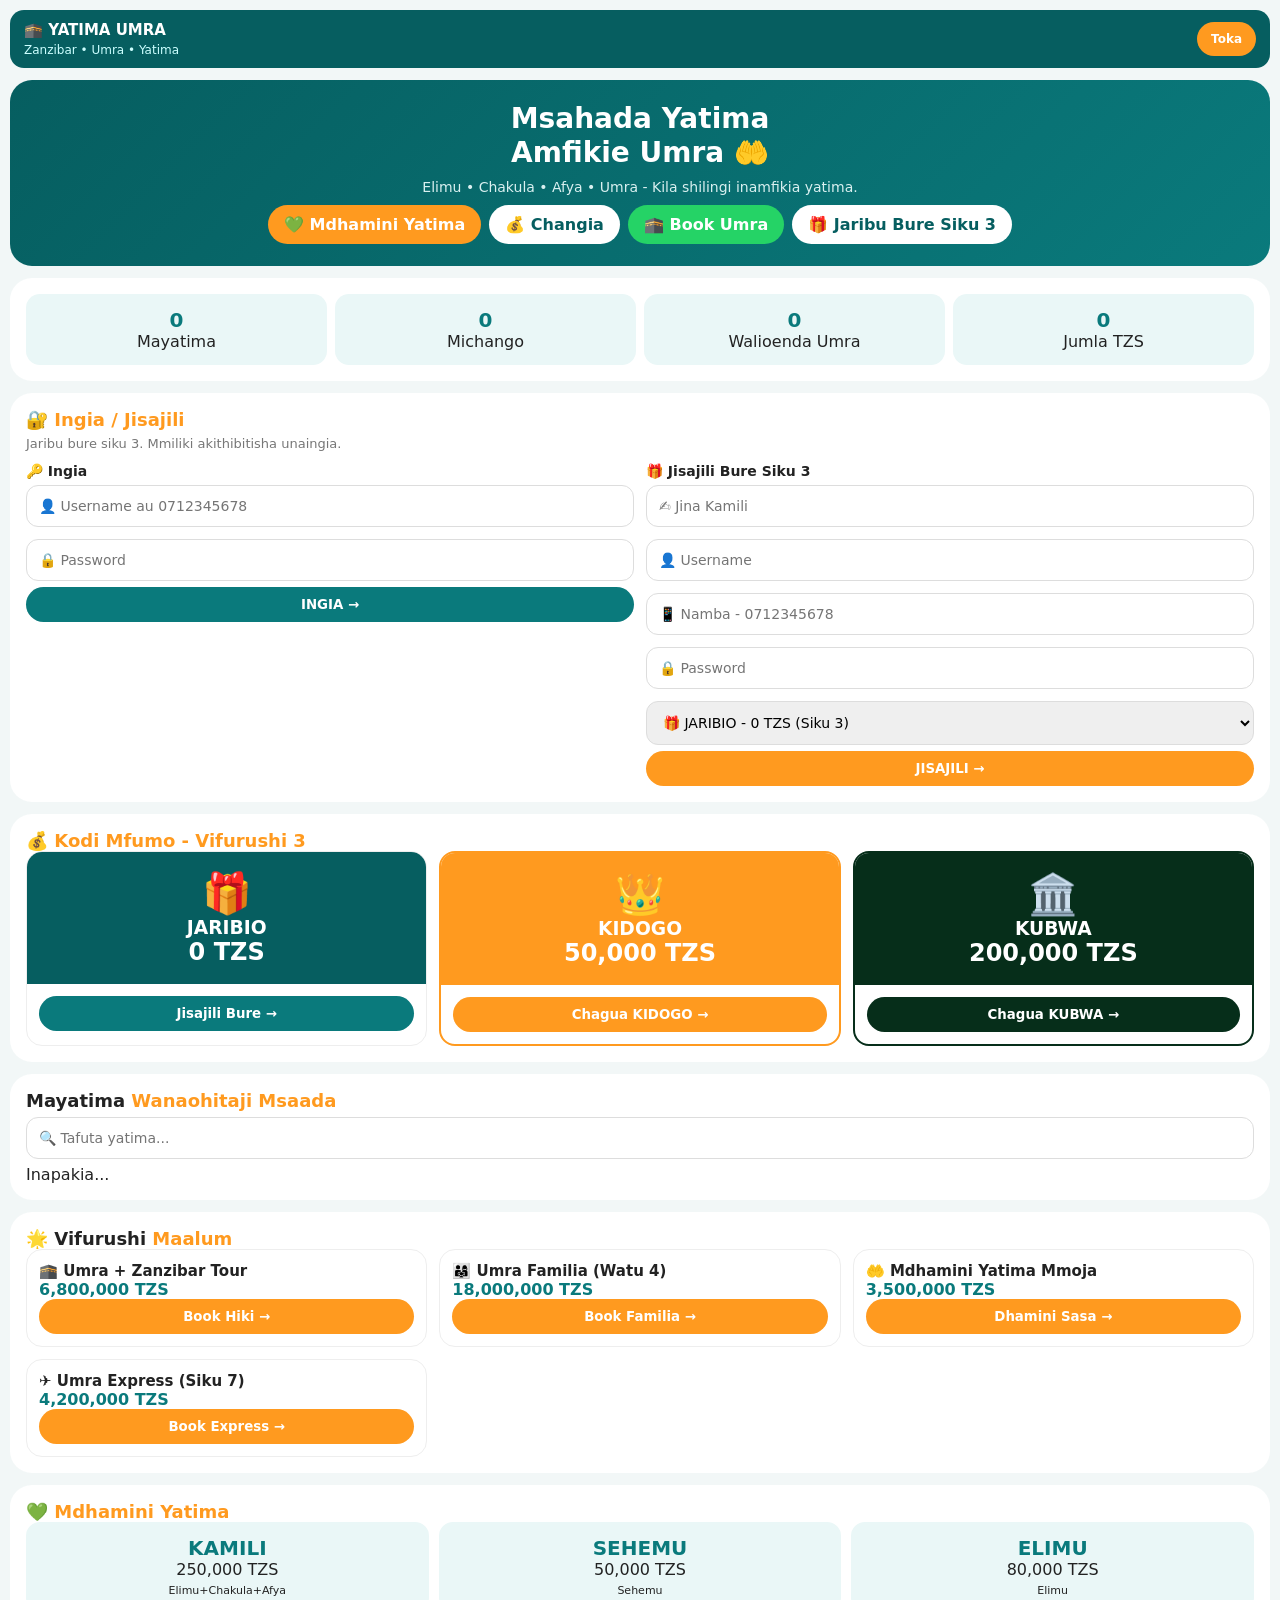
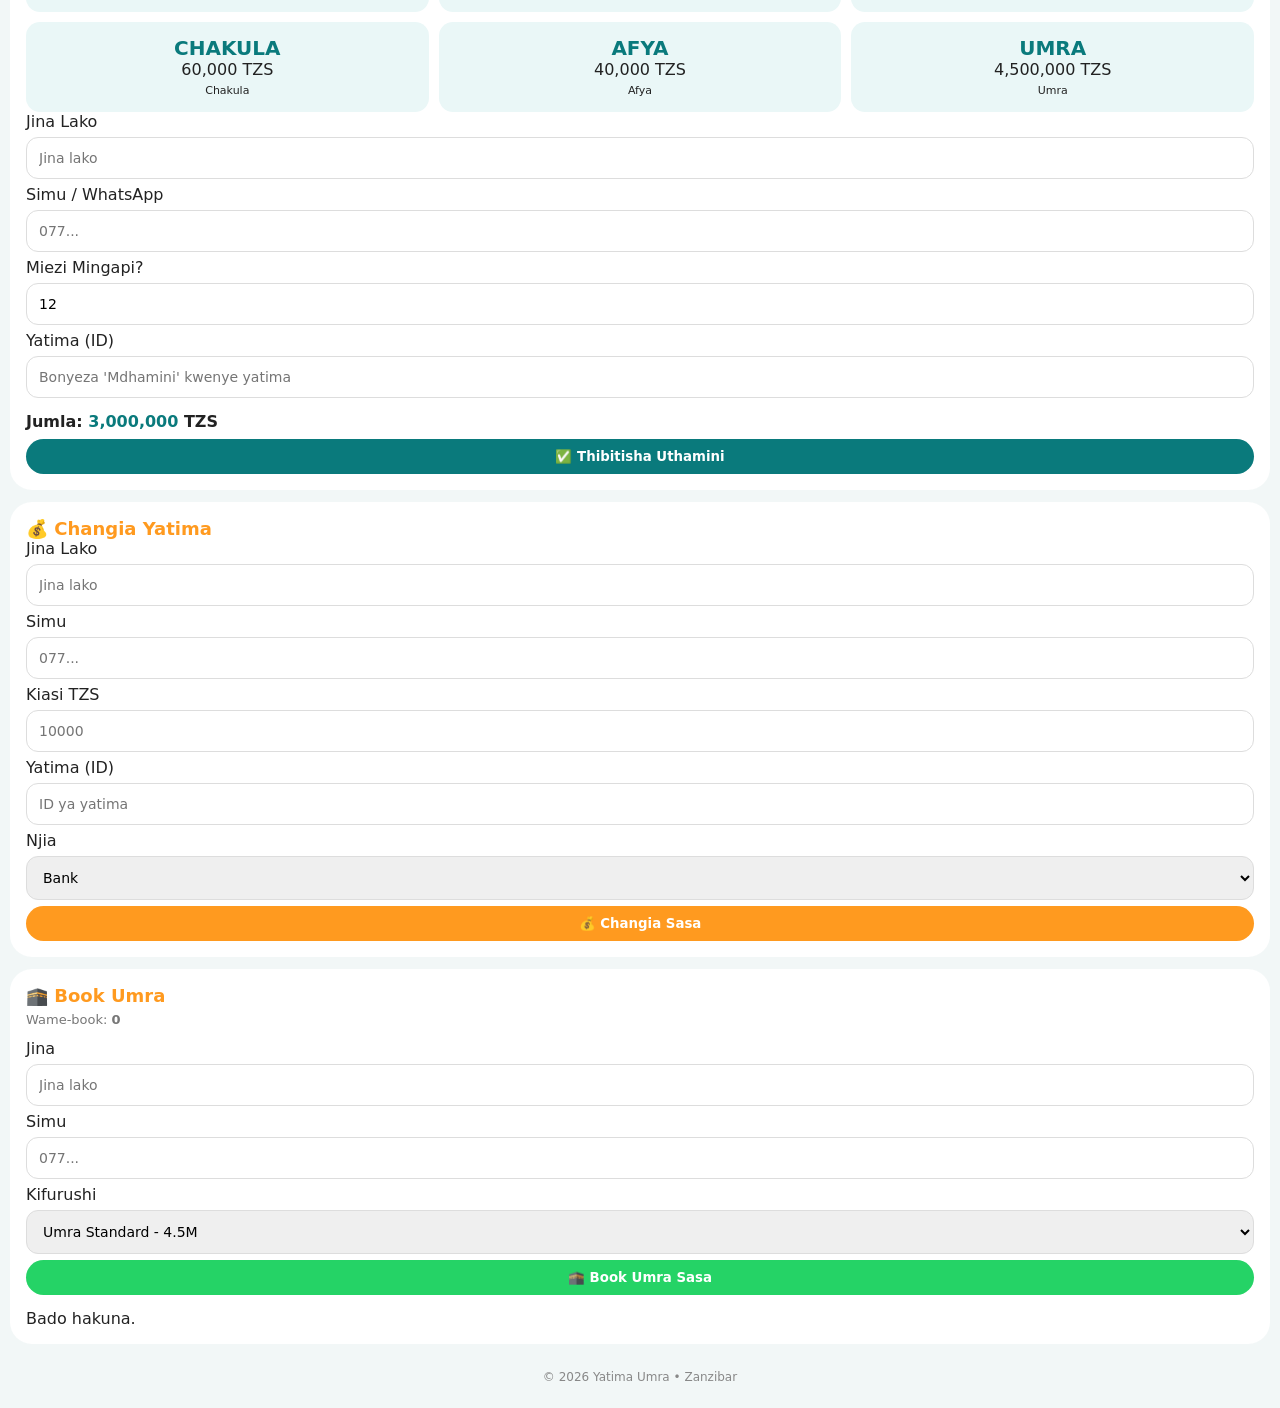
<file: src/Frontend/index.html>
<!DOCTYPE html><html lang="sw"><head><meta charset="UTF-8"><meta name="viewport" content="width=device-width,initial-scale=1">
<title>Yatima Umra - Zanzibar</title>
<style>
*{box-sizing:border-box;margin:0;padding:0;font-family:system-ui}body{background:#F2F7F7;color:#222;padding:10px}
.top{background:#065E60;color:#fff;padding:10px 14px;border-radius:14px;display:flex;justify-content:space-between;align-items:center;flex-wrap:wrap;gap:8px}
.top b{font-size:15px}.top span{font-size:12px;color:#CFF}
.btn{padding:10px 16px;border:none;border-radius:50px;font-weight:700;cursor:pointer;text-decoration:none;display:inline-block;text-align:center}
.btn:disabled{opacity:.6}.btn-teal{background:#0A7A7C;color:#fff}.btn-orange{background:#FF9A1F;color:#fff}.btn-white{background:#fff;color:#065E60}.btn-green{background:#25D366;color:#fff}.btn-dark{background:#062e1a;color:#fff}.btn-red{background:#ef4444;color:#fff}
.hero{background:linear-gradient(135deg,#065E60,#0A7A7C);color:#fff;padding:22px;border-radius:22px;margin:12px 0;text-align:center}.hero h1{font-size:28px;line-height:1.2}.hero p{font-size:14px;color:#D9F0F0;margin:10px 0}
.section{background:#fff;border-radius:22px;padding:16px;margin:12px 0}.section h2{font-size:18px}.section h2 span{color:#FF9A1F}.sub{font-size:13px;color:#777;margin:6px 0 12px}
.grid3{display:grid;grid-template-columns:repeat(3,1fr);gap:12px}.grid2{display:grid;grid-template-columns:1fr 1fr;gap:10px}.card{background:#fff;border:1px solid #eee;border-radius:16px;overflow:hidden}.card img{width:100%;height:180px;object-fit:cover}.pad{padding:12px}.pad h3{font-size:15px}
.chip{display:inline-block;background:#FFF3E0;color:#E67E00;padding:4px 10px;border-radius:50px;font-size:11px;font-weight:700}
input,select,textarea{width:100%;padding:12px;border:1px solid #ddd;border-radius:12px;margin:6px 0;font-size:14px}
.stat{background:#EAF7F7;padding:14px;border-radius:14px;text-align:center}.stat b{font-size:20px;color:#0A7A7C}
.pill{display:inline-block;padding:4px 10px;border-radius:20px;font-size:11px;font-weight:700}.pill.active{background:#dcfce7;color:#166534}.pill.pending{background:#fef9c3;color:#854d0e}.pill.waiting{background:#ffedd5;color:#9a3412}.pill.expired,.pill.locked{background:#fee2e2;color:#991b1b}
.hidden{display:none!important}
.modal{position:fixed;inset:0;background:#0008;display:none;align-items:center;justify-content:center;z-index:999;padding:14px}.modal.show{display:flex}.modal-box{background:#fff;width:100%;max-width:420px;padding:22px;border-radius:22px;text-align:center}
.pay-info{background:#FFF8E1;padding:14px;border-radius:14px;text-align:left;font-size:14px;line-height:1.7;margin:12px 0}
#popupModal{z-index:1000}.popup-icon{font-size:55px}
/* ===== DASHBOARD MPYA - TOGGLE MENU ===== */
.dash-wrap{display:flex;min-height:100vh;background:#F2F7F7}
.sidebar{width:260px;background:linear-gradient(180deg,#065E60,#043F40);color:#fff;padding:18px 14px;position:fixed;top:0;left:0;bottom:0;z-index:200;transition:transform .3s ease;overflow-y:auto;box-shadow:4px 0 20px rgba(0,0,0,.15)}
.sidebar.closed{transform:translateX(-280px)}
.sidebar .logo{font-size:19px;font-weight:800;margin-bottom:4px}.sidebar .logo span{color:#FF9A1F}
.sidebar .who{font-size:12px;color:#CFF;margin-bottom:18px;line-height:1.6}
.sidebar a{display:flex;align-items:center;gap:10px;color:#fff;text-decoration:none;padding:12px 12px;border-radius:12px;margin:5px 0;font-size:14px;font-weight:600;cursor:pointer}
.sidebar a:hover{background:rgba(255,255,255,.15)}.sidebar a.active{background:#FF9A1F;color:#fff;box-shadow:0 4px 12px rgba(255,154,31,.4)}
.sidebar a.logout{background:#fff;color:#c00;margin-top:20px;justify-content:center}
.sidebar .close-sb{display:none;background:#fff;color:#065E60;border:0;padding:6px 12px;border-radius:20px;font-weight:800;float:right;cursor:pointer}
.dash-main{flex:1;margin-left:260px;transition:margin .3s ease;padding:14px;width:100%}
.dash-main.full{margin-left:0}
.dash-top{background:#fff;padding:12px 14px;border-radius:16px;display:flex;align-items:center;gap:12px;justify-content:space-between;box-shadow:0 2px 10px rgba(0,0,0,.06);position:sticky;top:10px;z-index:100;margin-bottom:12px}
.dash-top .left{display:flex;align-items:center;gap:10px}
.hamburger{font-size:22px;background:#065E60;color:#fff;border:0;width:42px;height:42px;border-radius:12px;cursor:pointer}
.dash-top b{font-size:16px}.dash-top small{color:#777}
.dash-card{background:#fff;padding:16px;border-radius:18px;margin-bottom:12px;box-shadow:0 2px 10px rgba(0,0,0,.05)}
.stat-grid{display:grid;grid-template-columns:repeat(3,1fr);gap:10px}
.stat-card{background:linear-gradient(135deg,#065E60,#0A7A7C);color:#fff;padding:16px;border-radius:16px;text-align:center}
.stat-card.orange{background:linear-gradient(135deg,#FF9A1F,#FF7A00)}.stat-card.dark{background:linear-gradient(135deg,#111,#333)}
.stat-card b{font-size:26px;display:block}.stat-card span{font-size:12px;opacity:.9}
.overlay{position:fixed;inset:0;background:rgba(0,0,0,.5);display:none;z-index:150}.overlay.show{display:block}
.user-row{background:#F2F7F7;padding:12px;border-radius:12px;margin:6px 0;display:flex;justify-content:space-between;gap:8px;flex-wrap:wrap}
@media(max-width:768px){.sidebar{transform:translateX(-280px)}.sidebar.open{transform:translateX(0)}.sidebar .close-sb{display:block}.dash-main{margin-left:0;padding:10px}.stat-grid{grid-template-columns:1fr 1fr 1fr}.stat-card b{font-size:19px}.grid3,.grid2{grid-template-columns:1fr}.hero h1{font-size:22px}}
</style></head><body>

<div class="top"><div><b>🕋 YATIMA UMRA</b><br><span>Zanzibar • Umra • Yatima</span></div><div style="display:flex;gap:6px;align-items:center"><span id="topUser" style="font-size:12px"></span><button id="topDashBtn" class="btn btn-white hidden" onclick="goToMyDashboard()">📊 Dashboard</button><button onclick="logoutAll()" style="background:#FF9A1F;color:#fff;border:none;padding:10px 14px;border-radius:50px;font-weight:700;cursor:pointer;font-size:12px">Toka</button></div></div>

<!-- PUBLIC VIEW -->
<div id="publicView">
<div class="hero"><h1>Msahada Yatima<br>Amfikie Umra 🤲</h1><p>Elimu • Chakula • Afya • Umra - Kila shilingi inamfikia yatima.</p><div style="display:flex;gap:8px;justify-content:center;flex-wrap:wrap"><a href="#mdhamini" class="btn btn-orange">💚 Mdhamini Yatima</a><a href="#changia" class="btn btn-white">💰 Changia</a><a href="#book" class="btn btn-green">🕋 Book Umra</a><a href="#kodi" class="btn btn-white">🎁 Jaribu Bure Siku 3</a></div></div>
<div class="section"><div style="display:grid;grid-template-columns:repeat(4,1fr);gap:8px"><div class="stat"><b id="sOrphans">0</b><br>Mayatima</div><div class="stat"><b id="sDon">0</b><br>Michango</div><div class="stat"><b id="sUmra">0</b><br>Walioenda Umra</div><div class="stat"><b id="sTotal">0</b><br>Jumla TZS</div></div></div>
<div class="section" id="login"><h2>🔐 <span>Ingia / Jisajili</span></h2><p class="sub">Jaribu bure siku 3. Mmiliki akithibitisha unaingia.</p><div style="display:grid;grid-template-columns:1fr 1fr;gap:12px"><div><h3 style="font-size:14px">🔑 Ingia</h3><input id="username" placeholder="👤 Username au 0712345678"><input id="password" type="password" placeholder="🔒 Password"><button id="loginBtn" class="btn btn-teal" style="width:100%" onclick="doLogin()">INGIA →</button><p id="loginExp" style="font-size:12px;color:#777;margin-top:6px"></p></div><div><h3 style="font-size:14px">🎁 Jisajili Bure Siku 3</h3><input id="regName" placeholder="✍️ Jina Kamili"><input id="regUser" placeholder="👤 Username"><input id="regPhone" placeholder="📱 Namba - 0712345678"><input id="regPass" type="password" placeholder="🔒 Password"><select id="regPlan"><option value="JARIBIO">🎁 JARIBIO - 0 TZS (Siku 3)</option><option value="KIDOGO">👑 KIDOGO - 50,000 TZS</option><option value="KUBWA">🏛️ KUBWA - 200,000 TZS</option></select><button id="regBtn" class="btn btn-orange" style="width:100%" onclick="doRegister()">JISAJILI →</button></div></div></div>
<div class="section" id="kodi"><h2>💰 <span>Kodi Mfumo - Vifurushi 3</span></h2><div class="grid3"><div class="card" style="text-align:center"><div style="background:#065E60;color:#fff;padding:18px"><div style="font-size:40px">🎁</div><h3>JARIBIO</h3><div style="font-size:24px;font-weight:800">0 TZS</div></div><div class="pad"><button class="btn btn-teal" style="width:100%" onclick="choosePlan('JARIBIO')">Jisajili Bure →</button></div></div><div class="card" style="text-align:center;border:2px solid #FF9A1F"><div style="background:#FF9A1F;color:#fff;padding:18px"><div style="font-size:40px">👑</div><h3>KIDOGO</h3><div style="font-size:24px;font-weight:800">50,000 TZS</div></div><div class="pad"><button class="btn btn-orange" style="width:100%" onclick="choosePlan('KIDOGO')">Chagua KIDOGO →</button></div></div><div class="card" style="text-align:center;border:2px solid #062e1a"><div style="background:#062e1a;color:#fff;padding:18px"><div style="font-size:40px">🏛️</div><h3>KUBWA</h3><div style="font-size:24px;font-weight:800">200,000 TZS</div></div><div class="pad"><button class="btn btn-dark" style="width:100%" onclick="choosePlan('KUBWA')">Chagua KUBWA →</button></div></div></div></div>
<div class="section" id="mayatima"><h2>Mayatima <span>Wanaohitaji Msaada</span></h2><input id="search" placeholder="🔍 Tafuta yatima..." oninput="renderOrphans()"><div class="grid3" id="orphanGrid"><p>Inapakia...</p></div></div>
<div class="section" id="maalum"><h2>🌟 Vifurushi <span>Maalum</span></h2><div class="grid3"><div class="card"><div class="pad"><h3>🕋 Umra + Zanzibar Tour</h3><p style="font-weight:800;color:#0A7A7C">6,800,000 TZS</p><button class="btn btn-orange" style="width:100%" onclick="choosePkg('Umra + Zanzibar Tour')">Book Hiki →</button></div></div><div class="card"><div class="pad"><h3>👨‍👩‍👧 Umra Familia (Watu 4)</h3><p style="font-weight:800;color:#0A7A7C">18,000,000 TZS</p><button class="btn btn-orange" style="width:100%" onclick="choosePkg('Umra Familia')">Book Familia →</button></div></div><div class="card"><div class="pad"><h3>🤲 Mdhamini Yatima Mmoja</h3><p style="font-weight:800;color:#0A7A7C">3,500,000 TZS</p><button class="btn btn-orange" style="width:100%" onclick="choosePkg('Mdhamini Yatima Mmoja')">Dhamini Sasa →</button></div></div><div class="card"><div class="pad"><h3>✈️ Umra Express (Siku 7)</h3><p style="font-weight:800;color:#0A7A7C">4,200,000 TZS</p><button class="btn btn-orange" style="width:100%" onclick="choosePkg('Umra Express')">Book Express →</button></div></div></div></div>
<div class="section" id="mdhamini"><h2>💚 <span>Mdhamini Yatima</span></h2><div style="display:grid;grid-template-columns:repeat(3,1fr);gap:10px" id="sponTypes"></div><label>Jina Lako</label><input id="spName" placeholder="Jina lako"><label>Simu / WhatsApp</label><input id="spPhone" placeholder="077..."><label>Miezi Mingapi?</label><input id="spMonths" type="number" value="12"><label>Yatima (ID)</label><input id="spOrphanId" placeholder="Bonyeza 'Mdhamini' kwenye yatima"><p style="font-weight:700;margin:8px 0">Jumla: <span id="spTotal" style="color:#0A7A7C">0</span> TZS</p><button class="btn btn-teal" style="width:100%" onclick="doSponsor()">✅ Thibitisha Uthamini</button></div>
<div class="section" id="changia"><h2>💰 <span>Changia Yatima</span></h2><label>Jina Lako</label><input id="dName" placeholder="Jina lako"><label>Simu</label><input id="dPhone" placeholder="077..."><label>Kiasi TZS</label><input id="dAmount" type="number" placeholder="10000"><label>Yatima (ID)</label><input id="dOrphanId" placeholder="ID ya yatima"><label>Njia</label><select id="dMethod"><option>Bank</option><option>M-Pesa</option><option>Tigo Pesa</option><option>Airtel Money</option></select><button class="btn btn-orange" style="width:100%" onclick="doDonate()">💰 Changia Sasa</button></div>
<div class="section" id="book"><h2>🕋 <span>Book Umra</span></h2><p class="sub">Wame-book: <b id="bookCount">0</b></p><label>Jina</label><input id="bName" placeholder="Jina lako"><label>Simu</label><input id="bPhone" placeholder="077..."><label>Kifurushi</label><select id="bPack"><option>Umra Standard - 4.5M</option><option>Umra VIP - 7.5M</option><option>Umra Familia - 16M</option><option>Umra + Zanzibar Tour - 6.8M</option><option>Mdhamini Yatima Mmoja - 3.5M</option><option>Umra Express - 4.2M</option></select><button class="btn btn-green" style="width:100%" onclick="doBook()">🕋 Book Umra Sasa</button><div id="bookList" style="margin-top:14px"></div></div>
</div>

<!-- DASHBOARD WRAP -->
<div id="dashWrap" class="dash-wrap hidden">
<div id="overlay" class="overlay" onclick="toggleMenu()"></div>
<div id="sidebar" class="sidebar"><button class="close-sb" onclick="toggleMenu()">✕</button><div class="logo">🕋 YATIMA <span>UMRA</span></div><div class="who" id="sideWho">Karibu</div>
<div id="menuOwner" class="hidden"><a onclick="showDashSection('ownerHome')" data-m="ownerHome">🏠 Nyumbani</a><a onclick="showDashSection('ownerAddAdmin')" data-m="ownerAddAdmin">➕ Sajili Admin</a><a onclick="showDashSection('ownerUsers')" data-m="ownerUsers">👥 Watumiaji</a><a onclick="showDashSection('ownerPay')" data-m="ownerPay">💰 Malipo</a></div>
<div id="menuAdmin" class="hidden"><a onclick="showDashSection('adminHome')" data-m="adminHome">🏠 Nyumbani</a><a onclick="showDashSection('adminPass')" data-m="adminPass">🔒 Badili Password</a><a onclick="showDashSection('adminDon')" data-m="adminDon">💛 Malipo</a><a onclick="showDashSection('adminOrphan')" data-m="adminOrphan">🤲 Mayatima</a><a onclick="showDashSection('adminPkg')" data-m="adminPkg">📦 Package</a></div>
<div id="menuUser" class="hidden"><a onclick="showDashSection('userHome')" data-m="userHome">🏠 Nyumbani</a><a onclick="showDashSection('userPass')" data-m="userPass">🔒 Badili Password</a><a onclick="showDashSection('userOrphan')" data-m="userOrphan">🤲 Yatima Wangu</a><a onclick="showDashSection('userDon')" data-m="userDon">💰 Michango Yangu</a><a onclick="showDashSection('userBook')" data-m="userBook">🕋 Bookings Zangu</a></div>
<a onclick="showPublic()" style="margin-top:16px">🌐 Rudi Nyumbani</a><a class="logout" onclick="logoutAll()">🚪 Toka</a></div>
<div id="dashMain" class="dash-main"><div class="dash-top"><div class="left"><button class="hamburger" onclick="toggleMenu()">☰</button><div><b id="dashTitle">Dashboard</b><br><small id="dashSub">Yatima Umra • Zanzibar</small></div></div><button class="btn btn-white" style="border:1px solid #ddd" onclick="showPublic()">🏠 Nyumbani</button></div>
<!-- OWNER -->
<div id="sec-ownerHome" class="dash-sec"><div class="dash-card"><h2>👑 Karibu OWNER</h2><p id="ownerInfo" style="color:#666;font-size:13px"></p></div><div class="stat-grid"><div class="stat-card"><b id="totalUsers">0</b><span>Watumiaji Wote</span></div><div class="stat-card orange"><b id="pendingUsers">0</b><span>Wanasubiri</span></div><div class="stat-card dark"><b id="activeUsers">0</b><span>Active</span></div></div></div>
<div id="sec-ownerAddAdmin" class="dash-sec hidden"><div class="dash-card"><h2>➕ Msajili Admin Mpya (Anayekodi)</h2><p class="sub">Wewe OWNER tu ndiye unamsajili Admin. Admin atabadilisha password mwenyewe baada ya kuingia.</p><label>Jina Kamili *</label><input id="admName" placeholder="Fatma Juma"><label>Username *</label><input id="admUser" placeholder="fatma_admin"><label>Namba *</label><input id="admPhone" placeholder="077..."><label>Password *</label><input id="admPass" type="password" placeholder="Password ya Admin"><label>Kifurushi</label><select id="admPlan"><option value="KIDOGO">KIDOGO - 50,000 TZS</option><option value="KUBWA">KUBWA - 200,000 TZS</option><option value="JARIBIO">JARIBIO - 0 TZS</option></select><button class="btn btn-orange" style="width:100%;margin-top:10px" onclick="registerAdmin()">➕ Msajili Admin →</button><p id="admMsg" style="font-size:13px;color:#0A7A7C"></p></div></div>
<div id="sec-ownerUsers" class="dash-sec hidden"><div class="dash-card"><h2>👥 Watumiaji Wote</h2><input id="searchUser" placeholder="🔍 Tafuta..." oninput="renderUsers()"><button class="btn btn-teal" style="margin-top:8px" onclick="loadUsers()">⟳ Pakia</button><div id="userList" style="margin-top:10px"></div></div></div>
<div id="sec-ownerPay" class="dash-sec hidden"><div class="dash-card"><h2>💰 Malipo Yanayosubiri</h2><div id="ownerDonations"></div></div></div>
<!-- ADMIN -->
<div id="sec-adminHome" class="dash-sec hidden"><div class="dash-card"><h2>🤲 Karibu ADMIN</h2><p id="adminInfo" style="color:#666;font-size:13px"></p></div><div class="stat-grid"><div class="stat-card"><b id="countPending">0</b><span>Malipo Yanasubiri</span></div><div class="stat-card orange"><b id="countConfirmed">0</b><span>Yaliyothibitishwa</span></div><div class="stat-card dark"><b id="countOrphansAdmin">0</b><span>Mayatima</span></div></div></div>
<div id="sec-adminPass" class="dash-sec hidden"><div class="dash-card"><h2>🔒 Badilisha Password Yangu</h2><p class="sub">Badilisha password uliyopewa na OWNER.</p><label>Password ya Zamani *</label><input class="oldPass" type="password" placeholder="Uliyopewa na OWNER"><label>Password Mpya *</label><input class="newPass" type="password" placeholder="Mpya - herufi 6+"><label>Rudia Mpya *</label><input class="newPass2" type="password" placeholder="Rudia"><button class="btn btn-teal" style="width:100%;margin-top:10px" onclick="changeMyPassword()">🔒 Badilisha →</button><p class="passMsg"></p></div></div>
<div id="sec-adminDon" class="dash-sec hidden"><div class="dash-card"><h2>💛 Malipo Yanayosubiri</h2><div id="adminDonList"></div></div></div>
<div id="sec-adminOrphan" class="dash-sec hidden"><div class="dash-card"><h2>🤲 Ongeza Yatima + Zamini</h2><label>Jina la Yatima *</label><input id="newOrphanName" placeholder="Ahmed"><label>Umri</label><input id="newOrphanAge" type="number" placeholder="10"><label>Jinsia</label><select id="newOrphanGender"><option value="BOY">BOY</option><option value="GIRL">GIRL</option></select><label>Mahali</label><input id="newOrphanLocation" placeholder="Michenzani"><label>Picha Link</label><input id="newOrphanPhoto" placeholder="https://..."><label>Shule</label><input id="newOrphanSchool"><label>Hadithi</label><input id="newOrphanStory" placeholder="Anapenda Qur'an"><hr><label>Jina la Zamini *</label><input id="newGuardianName" placeholder="Mama / Baba"><label>Uhusiano</label><select id="newGuardianRelation"><option>Mama</option><option>Baba</option><option>Bibi</option><option>Mjomba</option><option>Mdhamini</option></select><label>Simu ya Zamini *</label><input id="newGuardianPhone" placeholder="077..."><label>NIDA</label><input id="newGuardianId"><label>Anakoishi</label><input id="newGuardianAddress"><label>Kazi</label><input id="newGuardianOccupation"><button class="btn btn-teal" style="width:100%;margin-top:10px" onclick="addOrphan()">➕ Ongeza Yatima →</button><div id="orphanList" style="margin-top:10px"></div></div></div>
<div id="sec-adminPkg" class="dash-sec hidden"><div class="dash-card"><h2>📦 Package za Yatima</h2><div id="yatimaPackages"></div><label>Jina</label><input id="newYName" placeholder="YATIMA PLATINUM"><label>Bei</label><input id="newYPrice" type="number" placeholder="2000000"><label>Maelezo</label><input id="newYDesc" placeholder="Elimu + Afya"><button class="btn btn-teal" style="width:100%" onclick="addPackage()">➕ Ongeza Package</button></div></div>
<!-- USER -->
<div id="sec-userHome" class="dash-sec hidden"><div class="dash-card"><h2>💚 Karibu Mdhamini</h2><p id="userInfo"></p><p id="userPlanInfo" style="font-size:12px;color:#777"></p><div id="myProfile" style="font-size:14px;line-height:1.9"></div><button class="btn btn-orange" style="margin-top:10px" onclick="openWa('KIDOGO','')">💳 Lipa / Ongeza Muda →</button></div></div>
<div id="sec-userPass" class="dash-sec hidden"><div class="dash-card"><h2>🔒 Badilisha Password Yangu</h2><label>Password ya Zamani</label><input class="oldPass" type="password" placeholder="Zamani"><label>Password Mpya</label><input class="newPass" type="password" placeholder="Mpya"><label>Rudia</label><input class="newPass2" type="password" placeholder="Rudia"><button class="btn btn-teal" style="width:100%" onclick="changeMyPassword()">🔒 Badilisha →</button><p class="passMsg"></p></div></div>
<div id="sec-userOrphan" class="dash-sec hidden"><div class="dash-card"><h2>🤲 Yatima Wangu</h2><div id="myOrphans"></div></div></div>
<div id="sec-userDon" class="dash-sec hidden"><div class="dash-card"><h2>💰 Michango Yangu</h2><div id="myDonations"></div></div></div>
<div id="sec-userBook" class="dash-sec hidden"><div class="dash-card"><h2>🕋 Bookings Zangu</h2><div id="myBookings"></div></div></div>
</div></div>

<div style="text-align:center;padding:14px;font-size:12px;color:#888">© 2026 Yatima Umra • Zanzibar</div>

<div class="modal" id="waModal"><div class="modal-box"><div id="waStep1"><div style="font-size:50px">💬</div><h3 id="waTitle">Kifurushi KIDOGO</h3><p style="font-size:13px;color:#777">Ingiza namba yako ya WhatsApp.</p><input id="waPhone" placeholder="📱 WhatsApp - 077..."><input id="waName" placeholder="✍️ Jina lako"><button class="btn btn-green" style="width:100%" onclick="sendWaInfo()">📩 Nitumie Taarifa za Malipo →</button><button class="btn btn-white" style="width:100%;margin-top:8px;border:1px solid #ddd" onclick="closeWa()">Ghairi</button></div><div id="waStep2" class="hidden"><div style="font-size:50px">✅</div><h3>Taarifa za Malipo</h3><div class="pay-info">🏦 <b>Bank:</b> PBZ<br>💳 <b>Account:</b> 0887387001<br>👤 <b>Jina:</b> KHADIJA DENGE<br>💰 <b>Kifurushi:</b> <span id="waPlanInfo"></span></div><input id="waTxn" placeholder="Namba ya Muamala"><button class="btn btn-orange" style="width:100%" onclick="confirmPay()">✅ Nimelipa - Thibitisha →</button><a id="waLink" href="#" target="_blank" class="btn btn-green" style="width:100%;margin-top:8px">💬 Fungua WhatsApp</a><button class="btn btn-white" style="width:100%;margin-top:8px;border:1px solid #ddd" onclick="closeWa()">Funga</button></div></div></div>
<div class="modal" id="popupModal"><div class="modal-box"><div id="popupIcon" class="popup-icon">✅</div><h3 id="popupTitle">Karibu!</h3><p id="popupMsg" style="font-size:14px;color:#555;line-height:1.6"></p><div id="popupAction" style="margin-top:14px"></div><button class="btn btn-teal" style="width:100%;margin-top:10px" onclick="closePopup()">SAWA ✓</button></div></div>

<script>
const API_URL='https://yatima-umra-system.onrender.com';
const ADMIN_WA='255887387001';
let orphans=[], allBookings=[], selType={name:'KAMILI',amount:250000}, curPlan='KIDOGO', curPkg='', isLoggingIn=false, ALL_USERS=[], goAfterPopup=null;
const PLANS={JARIBIO:{price:'0 TZS'},KIDOGO:{price:'50,000 TZS'},KUBWA:{price:'200,000 TZS'}};
function showPopup(t,m,type='ok',a=''){document.getElementById('popupTitle').textContent=t;document.getElementById('popupMsg').textContent=m;document.getElementById('popupIcon').textContent=type==='ok'?'✅':type==='err'?'❌':type==='lock'?'🔒':type==='wait'?'⏳':'💬';document.getElementById('popupAction').innerHTML=a;document.getElementById('popupModal').classList.add('show');}
function closePopup(){document.getElementById('popupModal').classList.remove('show');if(goAfterPopup){let f=goAfterPopup;goAfterPopup=null;f();}}
function getUser(){try{return JSON.parse(localStorage.getItem('user')||'{}')}catch(e){return{}}}
function logoutAll(){localStorage.removeItem('token');localStorage.removeItem('user');location.reload();}
async function fetchTO(url,opt,ms=20000){let c=new AbortController();let t=setTimeout(()=>c.abort(),ms);try{let r=await fetch(url,{...opt,signal:c.signal});clearTimeout(t);return r;}catch(e){clearTimeout(t);throw e;}}
function toggleMenu(){let sb=document.getElementById('sidebar');let main=document.getElementById('dashMain');let ov=document.getElementById('overlay');if(window.innerWidth<=768){sb.classList.toggle('open');ov.classList.toggle('show');}else{sb.classList.toggle('closed');main.classList.toggle('full');}}
function showDashSection(id){document.querySelectorAll('.dash-sec').forEach(s=>s.classList.add('hidden'));let el=document.getElementById('sec-'+id);if(el)el.classList.remove('hidden');document.querySelectorAll('.sidebar a[data-m]').forEach(a=>a.classList.remove('active'));let link=document.querySelector('.sidebar a[data-m="'+id+'"]');if(link)link.classList.add('active');if(window.innerWidth<=768){let sb=document.getElementById('sidebar');if(sb.classList.contains('open'))toggleMenu();}window.scrollTo({top:0,behavior:'smooth'});}
function showPublic(){document.getElementById('publicView').classList.remove('hidden');document.getElementById('dashWrap').classList.add('hidden');window.scrollTo({top:0,behavior:'smooth'});}
function goToMyDashboard(){let u=getUser();let r=(u.role||'').toUpperCase();if(r==='OWNER')showOwner();else if(r==='ADMIN')showAdmin();else showUserDash();}
function showOwner(){document.getElementById('publicView').classList.add('hidden');document.getElementById('dashWrap').classList.remove('hidden');document.getElementById('menuOwner').classList.remove('hidden');document.getElementById('menuAdmin').classList.add('hidden');document.getElementById('menuUser').classList.add('hidden');let u=getUser();document.getElementById('sideWho').innerHTML='👑 OWNER<br>'+(u.name||u.username)+' • '+(u.phone||'');document.getElementById('dashTitle').textContent='OWNER Dashboard';document.getElementById('ownerInfo').textContent='Karibu '+(u.name||u.username)+' • Plan: '+(u.plan||'-');loadUsers();loadOwnerDonations();showDashSection('ownerHome');}
function showAdmin(){document.getElementById('publicView').classList.add('hidden');document.getElementById('dashWrap').classList.remove('hidden');document.getElementById('menuOwner').classList.add('hidden');document.getElementById('menuAdmin').classList.remove('hidden');document.getElementById('menuUser').classList.add('hidden');let u=getUser();document.getElementById('sideWho').innerHTML='🤲 ADMIN<br>'+(u.name||u.username)+' • '+(u.phone||'');document.getElementById('dashTitle').textContent='ADMIN Dashboard';document.getElementById('adminInfo').textContent='Karibu '+(u.name||u.username)+' • '+(u.phone||'');loadAdmin();showDashSection('adminHome');}
function showUserDash(){document.getElementById('publicView').classList.add('hidden');document.getElementById('dashWrap').classList.remove('hidden');document.getElementById('menuOwner').classList.add('hidden');document.getElementById('menuAdmin').classList.add('hidden');document.getElementById('menuUser').classList.remove('hidden');let u=getUser();document.getElementById('sideWho').innerHTML='💚 MDHAMINI<br>'+(u.name||u.username)+' • '+(u.phone||'');document.getElementById('dashTitle').textContent='Dashboard Yangu';document.getElementById('userInfo').textContent=(u.name||u.username)+' • '+(u.phone||'');document.getElementById('userPlanInfo').textContent='Kifurushi: '+(u.plan||'-')+' • Inaisha: '+(u.expiresAt?new Date(u.expiresAt).toLocaleDateString():'-');document.getElementById('myProfile').innerHTML='<b>Jina:</b> '+(u.name||'-')+'<br><b>Username:</b> '+(u.username||'-')+'<br><b>Simu:</b> '+(u.phone||'-')+'<br><b>Plan:</b> '+(u.plan||'-');loadMyData();showDashSection('userHome');}
function setTop(){let u=getUser();if(u.username){document.getElementById('topUser').textContent='👋 '+(u.name||u.username)+' ('+(u.role||'')+')';document.getElementById('topDashBtn').classList.remove('hidden');let e=document.getElementById('loginExp');if(e&&u.expiresAt)e.textContent='⏰ Inaisha: '+new Date(u.expiresAt).toLocaleDateString()+' • '+(u.plan||'');}}
async function doLogin(){if(isLoggingIn)return;let u=document.getElementById('username').value.trim();let p=document.getElementById('password').value;if(!u||!p){showPopup('Jaza Taarifa','Jaza username na password kwanza.','err');return;}let btn=document.getElementById('loginBtn');isLoggingIn=true;btn.disabled=true;btn.textContent='⏳ Inaingia...';document.getElementById('username').value='';document.getElementById('password').value='';localStorage.removeItem('token');localStorage.removeItem('user');let isPhone=/^[0-9+]+$/.test(u);let body=isPhone?{phone:u,password:p}:{username:u,password:p,phone:u};try{let r=await fetchTO(API_URL+'/api/auth/login',{method:'POST',headers:{'Content-Type':'application/json'},body:JSON.stringify(body)},20000);let d=await r.json();if(d.success){localStorage.setItem('token','logged-in-'+Date.now());localStorage.setItem('user',JSON.stringify(d));setTop();let role=(d.role||'').toUpperCase();if(role==='OWNER'){showPopup('Karibu '+(d.name||d.username)+'!','Umeingia kama OWNER. Bonyeza SAWA uone Dashboard yako.','ok');goAfterPopup=showOwner;}else if(role==='ADMIN'){showPopup('Karibu '+(d.name||d.username)+'!','Umeingia kama ADMIN. Bonyeza SAWA uone Dashboard yako.','ok');goAfterPopup=showAdmin;}else{showPopup('Karibu '+(d.name||d.username)+'!','Umeingia vizuri. Bonyeza SAWA uone taarifa zako.','ok');goAfterPopup=showUserDash;}}else{if(d.error==='EXPIRED')showPopup('⏰ Muda Umeisha!','Mwezi wako umeisha bila kulipa. Lipa ili ufunguliwe.','lock','<button class="btn btn-orange" style="width:100%" onclick="closePopup();openWa(\'KIDOGO\',\'\')">💳 Lipa Sasa →</button>');else if(d.error==='LOCKED')showPopup('🔒 Akaunti Imefungwa','Akaunti yako imefungwa. Lipa ili ufunguliwe.','lock','<button class="btn btn-orange" style="width:100%" onclick="closePopup();openWa(\'KIDOGO\',\'\')">💳 Lipa Sasa →</button>');else if(d.error==='NOT_APPROVED')showPopup('⏳ Subiri Kuthibitishwa','Bado haijathibitishwa na Mmiliki. Subiri kidogo.','wait');else if(d.error==='NOT_FOUND')showPopup('Akaunti Haipo','Akaunti haipo. Jisajili kwanza.','err');else if(d.error==='WRONG_PASSWORD')showPopup('Password Si Sahihi','Password si sahihi. Jaribu tena.','err');else showPopup('Imeshindikana',d.message||'Jaribu tena.','err');}}catch(e){showPopup('Mfumo Unachelewa','Mfumo unachelewa kuamka. Subiri sekunde 10 kisha bonyeza Ingia tena.','err');}finally{isLoggingIn=false;btn.disabled=false;btn.textContent='INGIA →';}}
async function doRegister(){let btn=document.getElementById('regBtn');btn.disabled=true;btn.textContent='⏳ Inajisajili...';let f=document.getElementById('regName').value.trim();let u=document.getElementById('regUser').value.trim();let ph=document.getElementById('regPhone').value.trim();let p=document.getElementById('regPass').value;let plan=document.getElementById('regPlan').value;if(!u||!p||!ph){showPopup('Jaza Taarifa','Jaza username, password na namba.','err');btn.disabled=false;btn.textContent='JISAJILI →';return;}document.getElementById('regName').value='';document.getElementById('regUser').value='';document.getElementById('regPhone').value='';document.getElementById('regPass').value='';try{let r=await fetchTO(API_URL+'/api/auth/register',{method:'POST',headers:{'Content-Type':'application/json'},body:JSON.stringify({name:f||u,username:u,phone:ph,password:p,role:'Mthamini',plan:plan})},20000);let d=await r.json();if(d.success)showPopup('✅ Umejisajili!','Umejisajili vizuri kwa '+plan+'. Subiri Mmiliki akuthibitishe.','ok','<button class="btn btn-orange" style="width:100%" onclick="closePopup();openWa(\''+plan+'\',\'\')">💳 Lipa Sasa →</button>');else showPopup('Imeshindikana',d.message||'Jaribu tena.','err');}catch(e){showPopup('Mfumo Unachelewa','Jaribu tena baada ya sekunde 10.','err');}btn.disabled=false;btn.textContent='JISAJILI →';}
async function registerAdmin(){let name=document.getElementById('admName').value.trim();let user=document.getElementById('admUser').value.trim();let phone=document.getElementById('admPhone').value.trim();let pass=document.getElementById('admPass').value;let plan=document.getElementById('admPlan').value;let msg=document.getElementById('admMsg');if(!name||!user||!phone||!pass){showPopup('Jaza Taarifa','Jaza Jina, Username, Simu na Password ya Admin.','err');return;}let me=getUser();if((me.role||'').toUpperCase()!=='OWNER'){showPopup('Hairuhusiwi','Ni OWNER tu anaweza kumsajili Admin.','err');return;}msg.textContent='⏳ Inamsajili Admin...';try{let r=await fetchTO(API_URL+'/api/auth/register',{method:'POST',headers:{'Content-Type':'application/json'},body:JSON.stringify({name:name,username:user,phone:phone,password:pass,role:'ADMIN',plan:plan})},20000);let d=await r.json();if(d.success){msg.textContent='✅ Admin '+name+' amesajiliwa! Mpe username na password aingie.';document.getElementById('admName').value='';document.getElementById('admUser').value='';document.getElementById('admPhone').value='';document.getElementById('admPass').value='';showPopup('✅ Admin Amesajiliwa!','Admin '+name+' ('+phone+') amesajiliwa kwa '+plan+'. Mwambie aingie na username na password uliyompa.','ok');loadUsers();}else{msg.textContent='';showPopup('Imeshindikana',d.message||'Username au namba imeshachukuliwa.','err');}}catch(e){msg.textContent='';showPopup('Mfumo Unachelewa','Jaribu tena baada ya sekunde 10.','err');}}
function getVisiblePassInputs(){let secs=[...document.querySelectorAll('.dash-sec')].filter(s=>!s.classList.contains('hidden'));let sec=secs[0];if(!sec)sec=document;return{sec,old:sec.querySelector('.oldPass'),nw:sec.querySelector('.newPass'),nw2:sec.querySelector('.newPass2'),msg:sec.querySelector('.passMsg')};}
async function changeMyPassword(){let {old:nOld,nw:nNew,nw2:nNew2,msg}=getVisiblePassInputs();let oldP=nOld?.value;let newP=nNew?.value;let newP2=nNew2?.value;let u=getUser();if(!oldP||!newP||!newP2){showPopup('Jaza Zote','Jaza password ya zamani, mpya na kuirudia.','err');return;}if(newP.length<6){showPopup('Password Fupi','Password mpya iwe na herufi 6 au zaidi.','err');return;}if(newP!==newP2){showPopup('Hazifanani','Password mpya mbili hazifanani.','err');return;}if(newP===oldP){showPopup('Sawa na ya Zamani','Password mpya isiwe sawa na ya zamani.','err');return;}if(msg)msg.textContent='⏳ Inabadilisha...';try{let r=await fetchTO(API_URL+'/api/auth/change-password',{method:'PUT',headers:{'Content-Type':'application/json'},body:JSON.stringify({username:u.username,phone:u.phone,oldPassword:oldP,newPassword:newP})},15000);let d=await r.json().catch(()=>({}));if(r.ok&&(d.success!==false)){if(nOld)nOld.value='';if(nNew)nNew.value='';if(nNew2)nNew2.value='';if(msg)msg.textContent='';showPopup('✅ Imebadilishwa!','Password yako imebadilishwa. Kuanzia sasa ingia na password yako mpya.','ok');}else{if(msg)msg.textContent='';showPopup('Imeshindikana',d.message||'Password ya zamani si sahihi au Backend haina hii. Mwambie OWNER akureset.','err');}}catch(e){if(msg)msg.textContent='';showPopup('Imeshindikana','Backend haijapatikana. Jaribu tena.','err');}}
async function resetAdminPassword(id,name){let np=prompt('Weka password mpya kwa '+name+':');if(!np||np.length<6){alert('Password iwe na herufi 6 au zaidi');return;}try{await fetch(API_URL+'/api/auth/reset-password/'+id,{method:'PUT',headers:{'Content-Type':'application/json'},body:JSON.stringify({newPassword:np})});alert('✅ Password ya '+name+' imebadilishwa kuwa: '+np);loadUsers();}catch(e){alert('Imeshindikana - Futa Admin umu-register upya.');}}
async function loadUsers(){try{let r=await fetchTO(API_URL+'/api/auth/all',{},15000);let list=await r.json();if(!Array.isArray(list))return;ALL_USERS=list;renderUsers();}catch(e){}}
function renderUsers(){let q=(document.getElementById('searchUser')?.value||'').toLowerCase();let list=ALL_USERS.filter(u=>!q||(u.name||'').toLowerCase().includes(q)||(u.phone||'').includes(q)||(u.username||'').toLowerCase().includes(q));document.getElementById('totalUsers').textContent=ALL_USERS.length;document.getElementById('pendingUsers').textContent=ALL_USERS.filter(u=>u.status==='pending').length;document.getElementById('activeUsers').textContent=ALL_USERS.filter(u=>u.status==='active').length;document.getElementById('userList').innerHTML=list.map(u=>{let pill=u.status==='active'?'<span class="pill active">ACTIVE</span>':u.status==='locked'?'<span class="pill locked">LOCKED</span>':u.status==='expired'?'<span class="pill expired">EXPIRED</span>':'<span class="pill pending">PENDING</span>';return `<div class="user-row"><div><b>${u.name||u.username}</b> (${u.phone||''})<br><span style="font-size:12px">${u.plan||''} • Inaisha: ${u.expiresAt?new Date(u.expiresAt).toLocaleDateString():'-'} • ${u.role||''}</span> ${pill}</div><div><button class="btn btn-teal" onclick="approveUser(${u.id})">✅ Approve</button> <button class="btn btn-orange" onclick="lockUser(${u.id})">🔒 Lock</button> <button class="btn btn-green" onclick="unlockUser(${u.id})">🔓 Fungua</button> <button class="btn btn-red" onclick="resetAdminPassword(${u.id},'${(u.name||u.username).replace(/'/g,'')}')">🔑 Reset Pass</button></div></div>`}).join('')||'Hakuna watumiaji';}
async function approveUser(id){await fetch(API_URL+'/api/auth/approve/'+id,{method:'PUT'});showPopup('Amethibitishwa','Mtumiaji amethibitishwa.','ok');loadUsers();}
async function lockUser(id){await fetch(API_URL+'/api/auth/lock/'+id,{method:'PUT'});showPopup('Amefungwa','Mtumiaji amefungwa.','lock');loadUsers();}
async function unlockUser(id){await fetch(API_URL+'/api/auth/unlock/'+id,{method:'PUT'});showPopup('Amefunguliwa','Mtumiaji amefunguliwa.','ok');loadUsers();}
async function loadOwnerDonations(){try{let r=await fetch(API_URL+'/api/donations');let d=await r.json();document.getElementById('ownerDonations').innerHTML=(d||[]).filter(x=>x.status==='PENDING').map(x=>`<div class="user-row"><div><b>${x.donorName||''}</b> • ${x.amount} TZS • Kwa: ${x.orphanName||''}<br>Tx: ${x.transactionId||'-'}</div><div><button class="btn btn-teal" onclick="confirmDonation(${x.id})">✅ Thibitisha</button></div></div>`).join('')||'Hakuna malipo ✅';}catch(e){}}
async function loadAdmin(){try{let [dRes,oRes,ypRes]=await Promise.all([fetch(API_URL+'/api/donations'),fetch(API_URL+'/api/orphans'),fetch(API_URL+'/api/yatima-packages')]);let donations=await dRes.json();let orphansA=await oRes.json();let pkgs=await ypRes.json();let pend=donations.filter(d=>d.status==='PENDING');document.getElementById('countPending').textContent=pend.length;document.getElementById('countConfirmed').textContent=donations.filter(d=>d.status==='CONFIRMED').length;document.getElementById('countOrphansAdmin').textContent=orphansA.length;document.getElementById('adminDonList').innerHTML=pend.map(d=>`<div class="user-row"><div><b>${d.donorName||''}</b> - ${d.amount} TZS • Kwa: ${d.orphanName||''}<br>Tx: ${d.transactionId||'-'}</div><div><button class="btn btn-teal" onclick="confirmDonation(${d.id})">✅ Thibitisha</button></div></div>`).join('')||'Hakuna malipo ✅';document.getElementById('orphanList').innerHTML=orphansA.map(o=>`<div class="user-row"><div><b>${o.name}</b> • Miaka ${o.age} • ${o.location||''}<br>Zamini: ${o.guardianName||'-'} (${o.guardianPhone||'-'})</div></div>`).join('');document.getElementById('yatimaPackages').innerHTML=pkgs.map(p=>`<div class="user-row"><div><b>${p.name}</b> - ${p.price} TZS<br>${p.description||''}</div></div>`).join('');}catch(e){}}
async function confirmDonation(id){await fetch(API_URL+`/api/donations/${id}/confirm`,{method:'PUT'});showPopup('Umethibitisha','Malipo yamethibitishwa ✅','ok');loadAdmin();loadOwnerDonations();}
async function addOrphan(){let body={name:document.getElementById('newOrphanName').value.trim(),age:Number(document.getElementById('newOrphanAge').value),gender:document.getElementById('newOrphanGender').value,location:document.getElementById('newOrphanLocation').value,story:document.getElementById('newOrphanStory').value||'Yatima mpya',photoUrl:document.getElementById('newOrphanPhoto').value||'https://via.placeholder.com/300',school:document.getElementById('newOrphanSchool').value,guardianName:document.getElementById('newGuardianName').value.trim(),guardianRelation:document.getElementById('newGuardianRelation').value,guardianPhone:document.getElementById('newGuardianPhone').value,guardianIdNumber:document.getElementById('newGuardianId').value,guardianAddress:document.getElementById('newGuardianAddress').value,guardianOccupation:document.getElementById('newGuardianOccupation').value,institutionName:'Taasisi ya Mayatima Zanzibar',targetAmount:4500000,collectedAmount:0};if(!body.name||!body.guardianName){showPopup('Jaza','Jaza Jina la Yatima na Zamini','err');return;}try{let r=await fetch(API_URL+'/api/orphans',{method:'POST',headers:{'Content-Type':'application/json'},body:JSON.stringify(body)});if(!r.ok)throw new Error();showPopup('✅ Umeongezwa','Yatima + Zamini wameongezwa','ok');loadAdmin();}catch(e){showPopup('Imeshindikana','Angalia Backend imeamka?','err');}}
async function addPackage(){let body={name:document.getElementById('newYName').value.trim(),price:Number(document.getElementById('newYPrice').value),description:document.getElementById('newYDesc').value,badge:'MPYA',active:true};if(!body.name||!body.price){showPopup('Jaza','Jaza Jina na Bei','err');return;}await fetch(API_URL+'/api/yatima-packages',{method:'POST',headers:{'Content-Type':'application/json'},body:JSON.stringify(body)});showPopup('✅ Package','Package imeongezwa','ok');loadAdmin();}
async function loadMyData(){let u=getUser();try{let [dRes,bRes]=await Promise.all([fetch(API_URL+'/api/donations'),fetch(API_URL+'/api/bookings')]);let dons=await dRes.json();let books=await bRes.json();let mine=dons.filter(d=>(d.donorPhone||'')===(u.phone||'')||(d.donorName||'')===(u.name||''));document.getElementById('myDonations').innerHTML=mine.map(d=>`<div class="user-row"><div><b>${d.amount} TZS</b> • Kwa: ${d.orphanName||''} • ${d.status||''}</div></div>`).join('')||'Bado hakuna mchango.';let myB=books.filter(b=>(b.phone||'')===(u.phone||'')||(b.customerName||'')===(u.name||''));document.getElementById('myBookings').innerHTML=myB.map(b=>`<div class="user-row"><div><b>${b.packageName}</b> • ${b.status||''}</div></div>`).join('')||'Bado hakuna booking.';}catch(e){}try{let r=await fetch(API_URL+'/api/sponsorships');let s=await r.json();let mine=s.filter(x=>(x.sponsorPhone||'')===(u.phone||''));document.getElementById('myOrphans').innerHTML=mine.map(x=>`<div class="user-row"><div><b>${x.orphanName||''}</b> • ${x.type||''} • ${x.totalAmount||x.amount} TZS • Miezi ${x.months||''}</div></div>`).join('')||'Hakuna bado.';}catch(e){}}
const TYPES=[{name:'KAMILI',amount:250000,desc:'Elimu+Chakula+Afya'},{name:'SEHEMU',amount:50000,desc:'Sehemu'},{name:'ELIMU',amount:80000,desc:'Elimu'},{name:'CHAKULA',amount:60000,desc:'Chakula'},{name:'AFYA',amount:40000,desc:'Afya'},{name:'UMRA',amount:4500000,desc:'Umra'}];
document.getElementById('sponTypes').innerHTML=TYPES.map(t=>`<div class="stat" onclick="selType={name:'${t.name}',amount:${t.amount}};calcSpon()" style="cursor:pointer"><b>${t.name}</b><br>${t.amount.toLocaleString()} TZS<br><span style="font-size:11px">${t.desc}</span></div>`).join('');
function calcSpon(){document.getElementById('spTotal').textContent=(selType.amount*(parseInt(document.getElementById('spMonths').value)||1)).toLocaleString();}
document.getElementById('spMonths').oninput=calcSpon;calcSpon();
function openWa(plan,pkg){curPlan=plan||'KIDOGO';curPkg=pkg||plan;document.getElementById('waTitle').textContent=pkg&&pkg!==plan?'Kifurushi: '+pkg:'Kifurushi: '+plan+' - '+(PLANS[plan]?PLANS[plan].price:'');document.getElementById('waStep1').classList.remove('hidden');document.getElementById('waStep2').classList.add('hidden');document.getElementById('waModal').classList.add('show');let u=getUser();if(u.phone)document.getElementById('waPhone').value=u.phone;if(u.name)document.getElementById('waName').value=u.name;}
function closeWa(){document.getElementById('waModal').classList.remove('show');}
function choosePlan(p){if(p==='JARIBIO'){document.getElementById('regPlan').value='JARIBIO';document.getElementById('login').scrollIntoView({behavior:'smooth'});return;}openWa(p,'');}
function choosePkg(n){openWa('KIDOGO',n);}
function sendWaInfo(){let phone=document.getElementById('waPhone').value.trim();let name=document.getElementById('waName').value.trim()||'Mteja';if(!phone){showPopup('Ingiza Namba','Ingiza WhatsApp kwanza.','err');return;}let price=PLANS[curPlan]?PLANS[curPlan].price:curPlan;let label=curPkg&&curPkg!==curPlan?curPkg:curPlan+' - '+price;document.getElementById('waPlanInfo').textContent=label;document.getElementById('waStep1').classList.add('hidden');document.getElementById('waStep2').classList.remove('hidden');document.getElementById('waLink').href='https://wa.me/'+ADMIN_WA+'?text='+encodeURIComponent('Habari! Mimi '+name+' ('+phone+') nataka '+label);localStorage.setItem('waPhone',phone);localStorage.setItem('waName',name);fetch(API_URL+'/api/auth/pay',{method:'POST',headers:{'Content-Type':'application/json'},body:JSON.stringify({phone:phone,plan:curPlan,reference:'WHATSAPP-'+phone})}).catch(e=>{});}
async function confirmPay(){let txn=document.getElementById('waTxn').value.trim();let phone=localStorage.getItem('waPhone')||document.getElementById('waPhone').value.trim();if(!txn){showPopup('Ingiza Muamala','Ingiza Namba ya Muamala','err');return;}try{await fetchTO(API_URL+'/api/auth/pay',{method:'POST',headers:{'Content-Type':'application/json'},body:JSON.stringify({phone:phone,plan:curPlan,reference:txn})},15000);closeWa();showPopup('Asante!','Malipo yamepokelewa. Mmiliki atakuthibitisha.','ok');}catch(e){showPopup('Mfumo Unachelewa','Jaribu tena.','err');}}
async function loadAll(){try{let r=await fetch(API_URL+'/api/stats');if(r.ok){let s=await r.json();document.getElementById('sOrphans').textContent=s.orphans;document.getElementById('sDon').textContent=s.donations;document.getElementById('sUmra').textContent=s.umra;document.getElementById('sTotal').textContent=(s.totalDonations+s.totalSponsorship).toLocaleString();}}catch(e){}try{let r=await fetch(API_URL+'/api/orphans');if(r.ok)orphans=await r.json();renderOrphans();}catch(e){}loadBookingsHome();setTop();}
function renderOrphans(){let q=(document.getElementById('search').value||'').toLowerCase();let list=orphans.filter(o=>(o.name||'').toLowerCase().includes(q));document.getElementById('orphanGrid').innerHTML=list.map(o=>`<div class="card">${o.photoBase64?`<img src="${o.photoBase64}">`:o.photoUrl?`<img src="${o.photoUrl}">`:`<div style="height:180px;background:#065E60;color:#fff;display:flex;align-items:center;justify-content:center;font-size:50px">👧</div>`}<div class="pad"><span class="chip">${o.needs||'Elimu'} • ${o.location||''}</span><h3>${o.name} • ${o.age} Miaka</h3><p style="font-size:12px">${o.isSponsored?'✅ Ameshadhaminiwa':'🟢 Anahitaji Mdhamini'}</p><button class="btn btn-teal" style="width:100%;margin-top:6px" onclick="pickOrphan(${o.id},'${o.name}')">💚 Mdhamini Huyu</button><button class="btn btn-orange" style="width:100%;margin-top:6px" onclick="pickDonate(${o.id},'${o.name}')">💰 Changia Huyu</button></div></div>`).join('')||'Hakuna yatima.';}
function pickOrphan(id,name){document.getElementById('spOrphanId').value=id;document.getElementById('mdhamini').scrollIntoView({behavior:'smooth'});showPopup('Umemchagua '+name,'Umemchagua '+name+' (ID '+id+'). Jaza taarifa zako.','ok');}
function pickDonate(id,name){document.getElementById('dOrphanId').value=id;document.getElementById('changia').scrollIntoView({behavior:'smooth'});}
async function doSponsor(){let o=orphans.find(x=>x.id==parseInt(document.getElementById('spOrphanId').value));if(!o){showPopup('Chagua Yatima','Chagua yatima kwanza.','err');return;}let body={orphanId:o.id,orphanName:o.name,sponsorName:document.getElementById('spName').value,sponsorPhone:document.getElementById('spPhone').value,type:selType.name,amount:selType.amount,months:parseInt(document.getElementById('spMonths').value)||12,totalAmount:selType.amount*(parseInt(document.getElementById('spMonths').value)||12)};await fetch(API_URL+'/api/sponsorships',{method:'POST',headers:{'Content-Type':'application/json'},body:JSON.stringify(body)});showPopup('✅ Uthamini Umehifadhiwa','Asante! Uthamini wako umehifadhiwa.','ok');window.open('https://wa.me/'+ADMIN_WA+'?text='+encodeURIComponent('Habari! Mimi '+body.sponsorName+' nataka nimdhamini '+o.name),'_blank');}
async function doDonate(){let body={orphanId:parseInt(document.getElementById('dOrphanId').value)||0,orphanName:'Yatima',donorName:document.getElementById('dName').value,donorPhone:document.getElementById('dPhone').value,amount:parseFloat(document.getElementById('dAmount').value)||0,method:document.getElementById('dMethod').value};await fetch(API_URL+'/api/donations',{method:'POST',headers:{'Content-Type':'application/json'},body:JSON.stringify(body)});showPopup('✅ Asante!','Mchango wako umehifadhiwa.','ok');window.open('https://wa.me/'+ADMIN_WA+'?text='+encodeURIComponent('Habari! Mimi '+body.donorName+' nataka kuchangia '+body.amount),'_blank');}
async function doBook(){let body={customerName:document.getElementById('bName').value,phone:document.getElementById('bPhone').value,packageName:document.getElementById('bPack').value,description:document.getElementById('bPack').value};await fetch(API_URL+'/api/bookings',{method:'POST',headers:{'Content-Type':'application/json'},body:JSON.stringify(body)});showPopup('✅ Booking!','Booking yako imehifadhiwa.','ok');}
async function loadBookingsHome(){try{let r=await fetch(API_URL+'/api/bookings');if(r.ok)allBookings=await r.json();}catch(e){}document.getElementById('bookCount').textContent=allBookings.length;document.getElementById('bookList').innerHTML=allBookings.map(b=>`<div style="background:#EAF7F7;padding:10px;border-radius:12px;margin:6px 0;font-size:13px"><b>${b.customerName||''}</b> • ${b.packageName} • ${b.status}</div>`).join('')||'Bado hakuna.';}
loadAll();
</script></body></html>
</file>
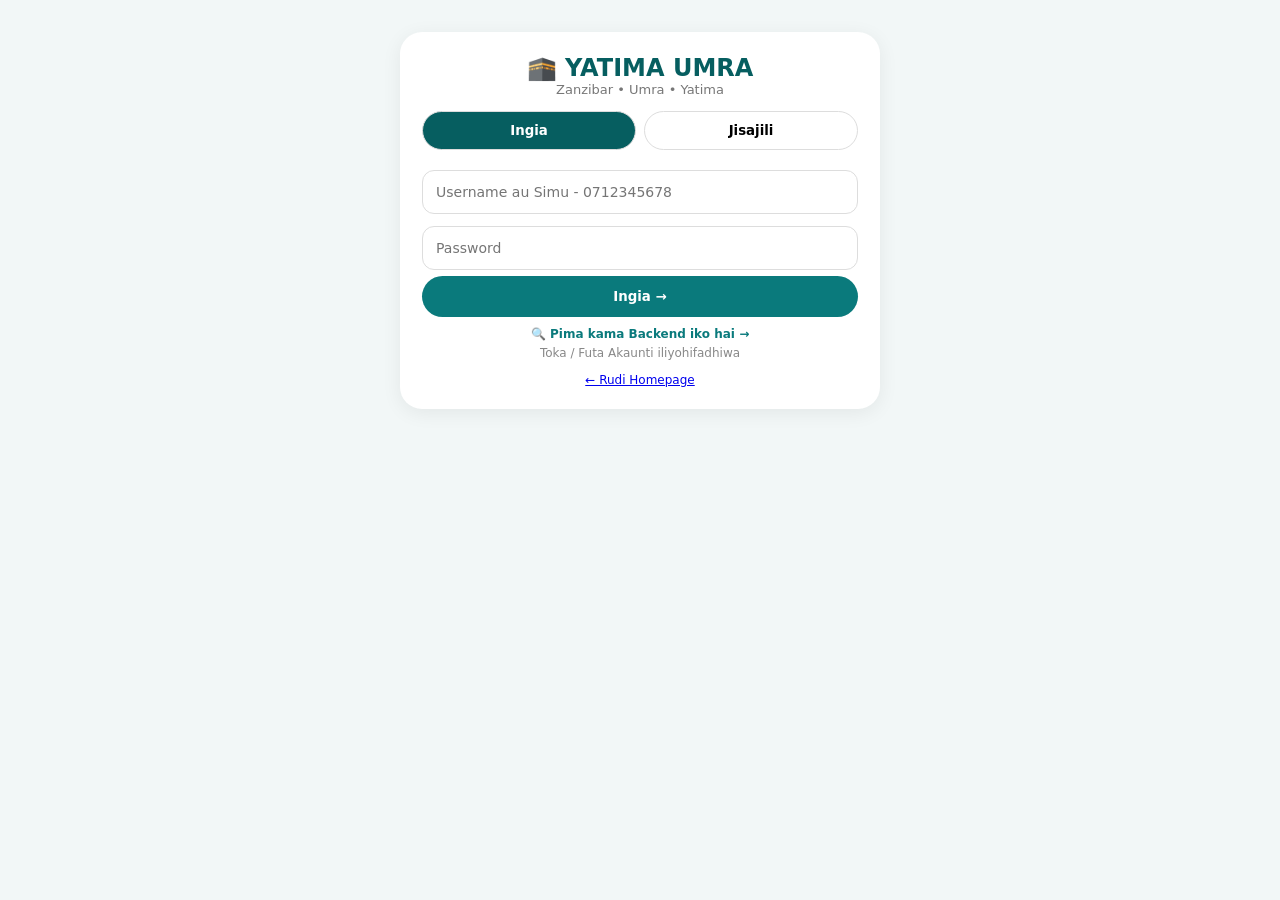
<file: src/Frontend/ owner.html>
<!DOCTYPE html>
<html lang="sw">
<head>
<meta charset="UTF-8">
<meta name="viewport" content="width=device-width,initial-scale=1">
<title>Owner Dashboard - Yatima Umra</title>
<style>
*{box-sizing:border-box}body{margin:0;font-family:sans-serif;background:#f2f2f2;color:#222}
header{background:#0a7a42;color:#fff;padding:16px 18px;display:flex;justify-content:space-between;align-items:center;position:sticky;top:0}
header h2{margin:0;font-size:18px}
header button{background:#fff;color:#0a7a42;border:0;padding:8px 14px;border-radius:20px;font-weight:bold;cursor:pointer}
.wrap{padding:14px;max-width:900px;margin:auto}
.cards{display:grid;grid-template-columns:1fr 1fr 1fr;gap:10px;margin-bottom:14px}
.card{background:#fff;padding:14px;border-radius:12px;text-align:center;box-shadow:0 1px 5px rgba(0,0,0,.08)}
.card b{font-size:24px;display:block}
.card span{font-size:13px;color:#666}
.search{background:#fff;padding:12px;border-radius:12px;margin-bottom:12px;display:flex;gap:8px}
.search input{flex:1;padding:11px;border:1px solid #ddd;border-radius:8px}
.search button{padding:11px 16px;background:#0a7a42;color:#fff;border:0;border-radius:8px}
.user{background:#fff;padding:14px;border-radius:12px;margin-bottom:10px;box-shadow:0 1px 5px rgba(0,0,0,.08)}
.user .top{display:flex;justify-content:space-between;align-items:flex-start;gap:10px}
.user h3{margin:0 0 4px;font-size:16px}
.user p{margin:2px 0;font-size:13px;color:#555}
.badge{display:inline-block;padding:3px 9px;border-radius:20px;font-size:11px;font-weight:bold}
.badge.active{background:#d9f5e3;color:#0a7a42}
.badge.pending{background:#fff0c2;color:#8a6d00}
.badge.locked{background:#ffd6d6;color:#a00}
.badge.OWNER{background:#111;color:#fff}
.badge.ADMIN{background:#e0e7ff;color:#333}
.btns{display:flex;gap:6px;flex-wrap:wrap;margin-top:10px}
.btns button{padding:8px 12px;border:0;border-radius:8px;cursor:pointer;font-size:13px}
.approve{background:#0a7a42;color:#fff}
.lock{background:#e53935;color:#fff}
.unlock{background:#ff9800;color:#fff}
.refresh{background:#111;color:#fff}
.empty{text-align:center;padding:30px;color:#888;background:#fff;border-radius:12px}
#msg{text-align:center;color:red;margin:8px 0}
@media(max-width:600px){.cards{grid-template-columns:1fr 1fr 1fr}.card b{font-size:19px}}
</style>
</head>
<body>

<script>
// 1. MLINZI WA OWNER - lazima awe Owner
const savedUser = JSON.parse(localStorage.getItem("user") || "{}");
const savedRole = (savedUser.role || localStorage.getItem("role") || "").toUpperCase().trim();
if(savedRole !== "OWNER"){
  window.location.href = "login.html";
}
</script>

<header>
  <div>
    <h2>👑 OWNER DASHBOARD</h2>
    <div id="ownerName" style="font-size:13px;opacity:.9">Karibu Owner</div>
  </div>
  <button onclick="logout()">Toka ↪</button>
</header>

<div class="wrap">
  <div class="cards">
    <div class="card"><b id="totalUsers">0</b><span>Watumiaji Wote</span></div>
    <div class="card"><b id="pendingUsers">0</b><span>Wanasubiri Kuidhinishwa</span></div>
    <div class="card"><b id="activeUsers">0</b><span>Active</span></div>
  </div>

  <div class="search">
    <input id="searchInput" placeholder="Tafuta kwa jina / namba / username..." oninput="renderUsers()">
    <button onclick="loadUsers()">⟳ Pakia</button>
  </div>

  <div id="msg"></div>
  <div id="list"></div>
</div>

<script>
const API = "https://yatima-umra-backend.onrender.com/api/auth";
let ALL_USERS = [];

document.getElementById("ownerName").textContent = "Karibu " + (savedUser.username || "Owner") + " • " + (savedUser.phone || "");

function logout(){
  localStorage.removeItem("user");
  localStorage.removeItem("role");
  localStorage.removeItem("username");
  localStorage.removeItem("phone");
  window.location.href = "login.html";
}

async function loadUsers(){
  const list = document.getElementById("list");
  const msg = document.getElementById("msg");
  msg.textContent = "";
  list.innerHTML = "<div class='empty'>Inapakia watumiaji...</div>";
  try{
    const res = await fetch(API + "/all");
    if(!res.ok) throw new Error("Server error");
    ALL_USERS = await res.json();
    renderUsers();
  }catch(e){
    console.error(e);
    list.innerHTML = "<div class='empty'>Server haipatikani. Subiri kidogo, jaribu tena.</div>";
  }
}

function renderUsers(){
  const q = document.getElementById("searchInput").value.toLowerCase().trim();
  const list = document.getElementById("list");

  let filtered = ALL_USERS.filter(u => {
    if(!q) return true;
    return (u.name||"").toLowerCase().includes(q) ||
           (u.phone||"").toLowerCase().includes(q) ||
           (u.username||"").toLowerCase().includes(q);
  });

  // Stats
  document.getElementById("totalUsers").textContent = ALL_USERS.length;
  document.getElementById("pendingUsers").textContent = ALL_USERS.filter(u => u.status === "pending").length;
  document.getElementById("activeUsers").textContent = ALL_USERS.filter(u => u.status === "active").length;

  if(filtered.length === 0){
    list.innerHTML = "<div class='empty'>Hakuna mtumiaji aliyepatikana.</div>";
    return;
  }

  list.innerHTML = filtered.map(u => {
    const status = u.status || "pending";
    const badgeClass = status === "active" ? "active" : status === "locked" ? "locked" : "pending";
    const badgeText = status === "active" ? "ACTIVE" : status === "locked" ? "LOCKED" : "PENDING";
    const isLocked = u.locked === true || status === "locked";

    return `
    <div class="user">
      <div class="top">
        <div>
          <h3>${escapeHtml(u.name || u.username || "Hana jina")} <span class="badge ${escapeHtml(u.role||"")}" style="background:#eee">${escapeHtml(u.role||"")}</span></h3>
          <p>📱 ${escapeHtml(u.phone||"-")} • 👤 ${escapeHtml(u.username||"-")}</p>
          <p>📧 ${escapeHtml(u.email||"-")} • 📦 Plan: ${escapeHtml(u.plan||"-")}</p>
          <p>🏢 Org: ${escapeHtml(u.org||"-")}</p>
        </div>
        <span class="badge ${badgeClass}">${badgeText}</span>
      </div>
      <div class="btns">
        ${status !== "active" ? `<button class="approve" onclick="approveUser(${u.id})">✅ Kubali / Approve</button>` : ""}
        ${!isLocked ? `<button class="lock" onclick="lockUser(${u.id})">🔒 Funga</button>` : `<button class="unlock" onclick="unlockUser(${u.id})">🔓 Fungua</button>`}
      </div>
    </div>`;
  }).join("");
}

function escapeHtml(s){
  return String(s).replaceAll("&","&amp;").replaceAll("<","&lt;").replaceAll(">","&gt;").replaceAll('"',"&quot;");
}

async function approveUser(id){
  if(!confirm("Kubali huyu mtumiaji?")) return;
  await fetch(API + "/approve/" + id, {method:"PUT"});
  loadUsers();
}
async function lockUser(id){
  if(!confirm("Unataka kumfunga huyu mtumiaji?")) return;
  await fetch(API + "/lock/" + id, {method:"PUT"});
  loadUsers();
}
async function unlockUser(id){
  await fetch(API + "/unlock/" + id, {method:"PUT"});
  loadUsers();
}

// Pakia mara moja ukifungua page
loadUsers();
</script>
</body>
</html>
</file>
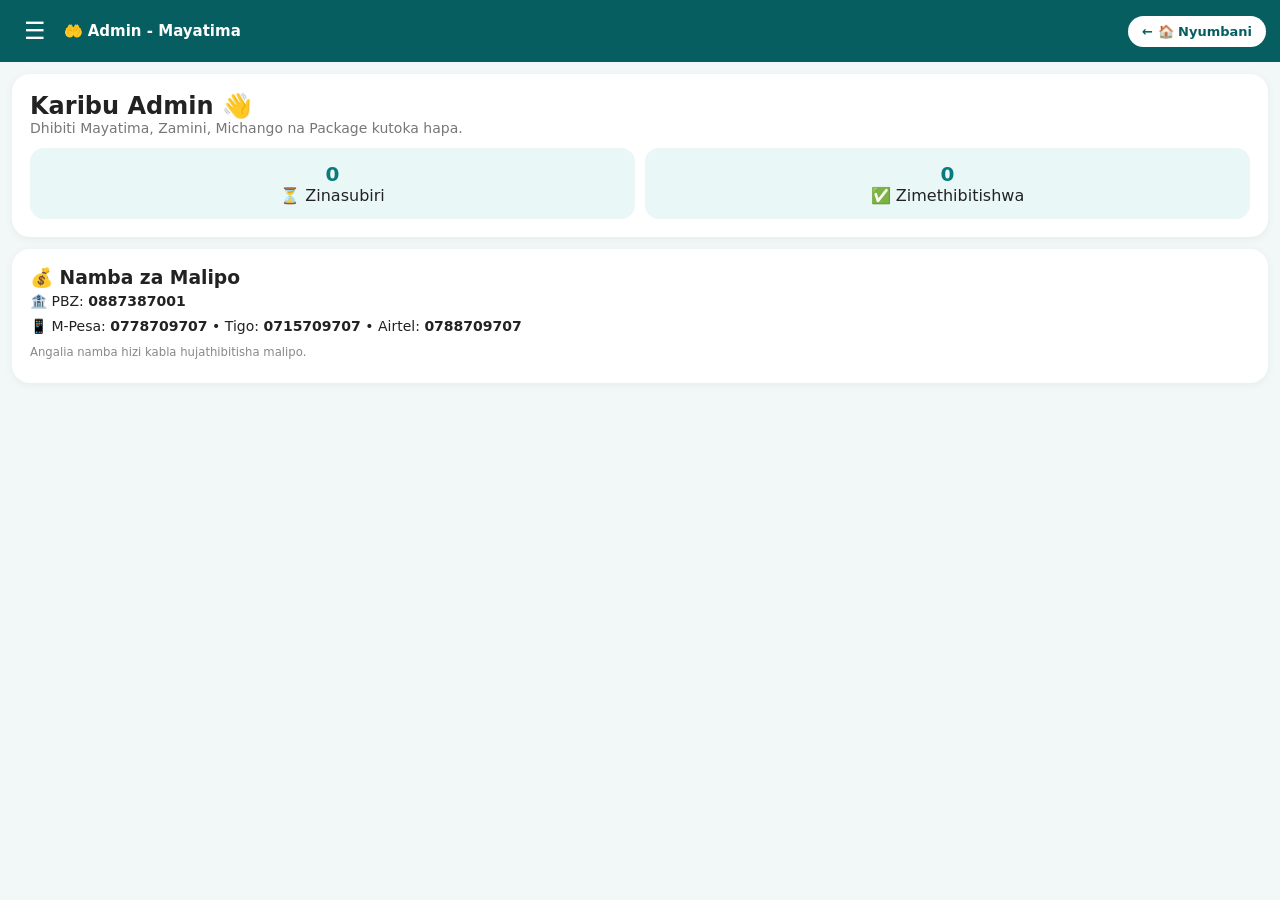
<file: src/Frontend/admin.html>
<!DOCTYPE html><html lang="sw"><head><meta charset="UTF-8"><meta name="viewport" content="width=device-width, initial-scale=1.0"><title>Admin - Mayatima Zanzibar</title>
<style>
*{box-sizing:border-box;margin:0;padding:0;font-family:system-ui}body{background:#F2F7F7;color:#222}
.top{background:#065E60;color:#fff;padding:12px 14px;display:flex;justify-content:space-between;align-items:center;position:sticky;top:0;z-index:100}
.top b{font-size:15px}
.hamburger{font-size:24px;background:none;border:none;cursor:pointer;padding:5px 10px;color:#fff}
.back{background:#fff;color:#065E60;padding:8px 14px;border-radius:50px;text-decoration:none;font-weight:700;font-size:13px}
.sidebar{position:fixed;top:0;left:-280px;width:280px;height:100vh;background:#065E60;color:#fff;z-index:200;transition:left .3s ease;padding:20px;overflow-y:auto}
.sidebar.open{left:0}.sidebar h3{margin-top:0;color:#FF9A1F}.sidebar a{display:block;color:#fff;text-decoration:none;padding:12px 10px;border-radius:12px;margin:5px 0}.sidebar a:hover,.sidebar a.active{background:#0A7A7C}
.closeBtn{background:#0A7A7C;border:none;color:#fff;padding:8px 12px;border-radius:10px;cursor:pointer;float:right}
.overlay{position:fixed;inset:0;background:rgba(0,0,0,.5);display:none;z-index:150}.overlay.show{display:block}
.card{background:#fff;margin:12px;padding:18px;border-radius:18px;box-shadow:0 2px 10px rgba(0,0,0,.05)}
.pending{border-left:5px solid #FF9A1F}
.btn{padding:10px 15px;border:none;border-radius:50px;font-weight:700;cursor:pointer;margin:4px 4px 4px 0}
.btn:disabled{background:#ccc;cursor:wait}
.ok{background:#22c55e;color:#fff}.no{background:#ef4444;color:#fff}.blue{background:#0A7A7C;color:#fff}.orange{background:#FF9A1F;color:#fff}
.section{display:none}.section.active{display:block}
input,select{width:100%;padding:12px;border:1px solid #ddd;border-radius:12px;margin:5px 0;font-size:14px}
label{font-weight:700;font-size:13px;display:block;margin-top:12px}
.stat{background:#EAF7F7;padding:14px;border-radius:14px;text-align:center}.stat b{font-size:20px;color:#0A7A7C}
.grid2{display:grid;grid-template-columns:1fr 1fr;gap:10px}
@media(max-width:600px){.grid2{grid-template-columns:1fr}.top b{font-size:13px}}
</style></head>
<body>
<div id="overlay" class="overlay"></div>
<div id="sidebar" class="sidebar"><button type="button" class="closeBtn" id="closeMenuBtn">✕</button><h3>🤲 MAYATIMA</h3><p style="color:#CFF;font-size:13px;">Admin Panel<br>Mayatima Zanzibar</p>
<a href="#" data-target="home" class="active">🏠 Nyumbani</a>
<a href="#" data-target="donations">💛 Michango <span id="badgePending" style="background:#FF9A1F;color:#fff;padding:2px 8px;border-radius:10px;font-size:12px;float:right;"></span></a>
<a href="#" data-target="orphans">🤲 Mayatima + Zamini</a>
<a href="#" data-target="packages">📦 Package za Yatima</a>
<a href="#" data-target="profile">👤 Wasifu Wangu</a>
<hr style="border-color:#0A7A7C;"><a href="index.html">🌐 Rudi Nyumbani</a><a href="#" id="logoutLink1">🚪 Toka</a></div>
<div class="top"><div style="display:flex;align-items:center;gap:8px;"><button type="button" class="hamburger" id="menuBtn">☰</button><b>🤲 Admin - Mayatima</b></div><a href="index.html" class="back">← 🏠 Nyumbani</a></div>

<div id="sec-home" class="section active"><div class="card"><h2>Karibu Admin 👋</h2><p style="color:#777;font-size:14px;">Dhibiti Mayatima, Zamini, Michango na Package kutoka hapa.</p><div class="grid2" style="margin-top:12px;"><div class="stat" id="cardPending"><b id="countPending">0</b><br>⏳ Zinasubiri</div><div class="stat"><b id="countConfirmed">0</b><br>✅ Zimethibitishwa</div></div></div><div class="card"><h3>💰 Namba za Malipo</h3><p style="line-height:1.8;font-size:14px;">🏦 PBZ: <b>0887387001</b><br>📱 M-Pesa: <b>0778709707</b> • Tigo: <b>0715709707</b> • Airtel: <b>0788709707</b><br><small style="color:#888;">Angalia namba hizi kabla hujathibitisha malipo.</small></p></div><div id="homeMsg" style="text-align:center;font-size:13px;color:#888;"></div></div>

<div id="sec-donations" class="section"><h2 style="padding:12px 12px 0;">💛 Malipo Yanayosubiri</h2><div id="list"><p style="padding:12px;">Inapakia...</p></div></div>

<div id="sec-orphans" class="section"><h2 style="padding:12px 12px 0;">🤲 Mayatima + Zamini - Taarifa Zote</h2>
<div class="card"><h3>➕ Ongeza Yatima Mpya + Zamini Wake</h3>
<label>--- YATIMA ---</label>
<label>Jina la Yatima *</label><input id="newOrphanName" placeholder="Mf: Ahmed">
<label>Umri</label><input id="newOrphanAge" type="number" placeholder="10">
<label>Jinsia</label><select id="newOrphanGender"><option value="BOY">BOY</option><option value="GIRL">GIRL</option></select>
<label>Tarehe ya Kuzaliwa</label><input id="newOrphanDob" type="date">
<label>Mahali Anakoishi</label><input id="newOrphanLocation" placeholder="Michenzani, Zanzibar">
<label>Picha ya Yatima (Link)</label><input id="newOrphanPhoto" placeholder="https://...">
<label>Shule</label><input id="newOrphanSchool" placeholder="Skuli ya ...">
<label>Cheti cha Kuzaliwa</label><input id="newOrphanBirth" placeholder="ZAN-...">
<label>Afya</label><input id="newOrphanHealth" placeholder="Mzima / Mgonjwa">
<label>Hadithi / Story</label><input id="newOrphanStory" placeholder="Mf: Anapenda Qur'an">
<hr><label>--- ZAMINI / MDHAMINI - Taarifa Zote ---</label>
<label>Jina Kamili la Zamini *</label><input id="newGuardianName" placeholder="Jina la Mama / Baba / Bibi">
<label>Uhusiano</label><select id="newGuardianRelation"><option>Mama</option><option>Baba</option><option>Bibi</option><option>Mjomba</option><option>Mdhamini</option><option>Mwingine</option></select>
<label>Jinsia ya Zamini</label><select id="newGuardianGender"><option>KE</option><option>ME</option></select>
<label>Tarehe ya Kuzaliwa Zamini</label><input id="newGuardianDob" type="date">
<label>Simu ya Zamini *</label><input id="newGuardianPhone" placeholder="077...">
<label>WhatsApp ya Zamini</label><input id="newGuardianWhatsapp" placeholder="077...">
<label>Email ya Zamini</label><input id="newGuardianEmail" placeholder="mama@gmail.com">
<label>NIDA / ZAN ID ya Zamini *</label><input id="newGuardianId" placeholder="ZAN-123456">
<label>Taifa</label><input id="newGuardianNationality" value="Tanzania">
<label>Anakoishi Zamini *</label><input id="newGuardianAddress" placeholder="Michenzani, Zanzibar">
<label>Kazi ya Zamini</label><input id="newGuardianOccupation" placeholder="Mkulima / Mfanyabiashara">
<label>Mahali pa Kazi</label><input id="newGuardianWorkplace" placeholder="Sokoni / Shambani">
<label>Kipato cha Mwezi</label><input id="newGuardianIncome" placeholder="Mf: 200,000">
<label>Picha ya Zamini (Link)</label><input id="newGuardianPhoto" placeholder="https://...">
<label>Jina la Dharura (Emergency)</label><input id="newGuardianEmergencyName" placeholder="Jina la ndugu wa karibu">
<label>Simu ya Dharura</label><input id="newGuardianEmergencyPhone" placeholder="077...">
<label>Maelezo ya Zamini</label><input id="newGuardianNotes" placeholder="Mf: Mdhamini aliyethibitishwa">
<button type="button" class="btn blue" id="addOrphanBtn" style="width:100%;margin-top:15px;padding:14px;">➕ Ongeza Yatima + Zamini</button></div>
<div id="orphanList"></div></div>

<div id="sec-packages" class="section"><h2 style="padding:12px 12px 0;">📦 Package za Yatima - Admin Anachagua</h2><div id="yatimaPackages"></div>
<div class="card"><h3>➕ Ongeza Package Mpya ya Yatima</h3><label>Jina</label><input id="newYName" placeholder="Mf: YATIMA PLATINUM"><label>Bei (TZS)</label><input id="newYPrice" type="number" placeholder="2000000"><label>Maelezo</label><input id="newYDesc" placeholder="Mf: Elimu + Afya"><label>Inajumuisha</label><input id="newYIncludes" placeholder="Mf: Chakula + Mavazi + Qur'an"><label>Muda</label><input id="newYDuration" placeholder="Mf: Mwaka 1"><button type="button" class="btn blue" id="addPackageBtn" style="width:100%;margin-top:12px;">➕ Ongeza Package</button></div></div>

<div id="sec-profile" class="section"><div class="card"><h3>👤 Wasifu Wangu - Admin</h3><p style="line-height:1.8;">Jukumu: <b>Admin</b><br>Taasisi: <b>Mayatima Zanzibar</b><br>Mahali: <b>Zanzibar, Tanzania</b><br><small style="color:#888;">Maelezo kamili ya akaunti yako yako salama kwenye Backend. Hayaoenekani kwa wageni.</small></p><button type="button" class="btn" id="logoutBtn2" style="background:#fee2e2;">🚪 Toka</button></div></div>

<script>
const API="https://yatima-umra-backend.onrender.com";

// MENU - inafanya kazi kwa addEventListener
function toggleMenu(){ document.getElementById('sidebar').classList.toggle('open'); document.getElementById('overlay').classList.toggle('show'); }
document.getElementById('menuBtn').addEventListener('click', toggleMenu);
document.getElementById('closeMenuBtn').addEventListener('click', toggleMenu);
document.getElementById('overlay').addEventListener('click', toggleMenu);
document.getElementById('cardPending').addEventListener('click', ()=>goSection('donations'));

function goSection(name){
  document.querySelectorAll('.section').forEach(s=>s.classList.remove('active'));
  const sec=document.getElementById('sec-'+name); if(sec) sec.classList.add('active');
  document.querySelectorAll('.sidebar a').forEach(a=>a.classList.remove('active'));
  const link=document.querySelector('.sidebar a[data-target="'+name+'"]'); if(link) link.classList.add('active');
  if(document.getElementById('sidebar').classList.contains('open')) toggleMenu();
  window.scrollTo({top:0,behavior:'smooth'});
}
document.querySelectorAll('.sidebar a[data-target]').forEach(a=>{
  a.addEventListener('click', function(e){ e.preventDefault(); goSection(this.getAttribute('data-target')); });
});

function logout(){ try{ localStorage.removeItem("yatima_logged_in"); localStorage.removeItem("yatima_user"); }catch(e){} window.location.href="index.html"; }
document.getElementById('logoutLink1').addEventListener('click', function(e){ e.preventDefault(); logout(); });
document.getElementById('logoutBtn2').addEventListener('click', logout);

async function load(){
  try{
    const [dRes,oRes,ypRes]=await Promise.all([fetch(API+"/api/donations"),fetch(API+"/api/orphans"),fetch(API+"/api/yatima-packages")]);
    const donations=await dRes.json(); const orphans=await oRes.json(); const yatimaPkgs=await ypRes.json();
    window._yatimaPkgs=yatimaPkgs;
    const pending=donations.filter(d=>d.status==="PENDING"); const confirmed=donations.filter(d=>d.status==="CONFIRMED");
    document.getElementById('countPending').textContent=pending.length; document.getElementById('countConfirmed').textContent=confirmed.length; document.getElementById('badgePending').textContent=pending.length?pending.length:'';
    document.getElementById('list').innerHTML=pending.length===0?'<div class="card">Hakuna malipo yanayosubiri ✅</div>':pending.map(d=>`<div class="card pending"><div style="display:flex;gap:10px;"><img src="${d.orphanPhotoUrl||'https://via.placeholder.com/60'}" style="width:60px;height:60px;border-radius:50%;object-fit:cover;"><div><b>${d.donorName||'Mfadhili'}</b> - ${d.donorPhone||''}<br>Kwa: <b>${d.orphanName||''}</b> • ${d.institutionName||'Zanzibar'} • Package: ${d.yatimaPackageName||''}</div></div><div style="background:#FFF7ED;padding:12px;border-radius:12px;margin-top:10px;font-size:14px;line-height:1.8;">💰 Kiasi: <b style="font-size:18px;">TZS ${Number(d.amount||0).toLocaleString()}</b><br>💳 Njia: <b>${d.paymentMethod}</b><br>🧾 Transaction ID: <b>${d.transactionId||'HAKUNA'}</b><br>📱 Simu iliyotuma: <b>${d.paymentPhone||d.donorPhone||'-'}</b><br>🧾 Risiti: <b>${d.receiptNumber||'-'}</b><br>📅 Tarehe: ${d.paymentDate||'-'}<br>${d.paymentProofUrl?`<a href="${d.paymentProofUrl}" target="_blank">📸 Angalia Screenshot →</a><br>`:''}📝 ${d.notes||''}</div><div style="margin-top:10px;"><button type="button" class="btn ok" data-confirm="${d.id}">✅ Nimepokea - Thibitisha</button><button type="button" class="btn no" data-reject="${d.id}">❌ Sijapokea - Kataa</button><a href="tel:${d.paymentPhone||d.donorPhone}"><button type="button" class="btn blue">📞 Mpigie Mfadhili</button></a></div></div>`).join('');
    // Weka kazi kwa button za confirm/reject baada ya kuandikwa
    document.querySelectorAll('[data-confirm]').forEach(b=>b.addEventListener('click', ()=>confirmDonation(b.getAttribute('data-confirm'))));
    document.querySelectorAll('[data-reject]').forEach(b=>b.addEventListener('click', ()=>rejectDonation(b.getAttribute('data-reject'))));

    document.getElementById('orphanList').innerHTML=orphans.map(o=>`<div class="card"><div style="display:flex;gap:12px;"><img src="${o.photoUrl||'https://via.placeholder.com/100'}" style="width:80px;height:80px;border-radius:50%;object-fit:cover;border:3px solid #FF9A1F;" onerror="this.src='https://via.placeholder.com/100'"><div><b>${o.gender==='GIRL'?'👧':'👦'} ${o.name}</b> - Miaka ${o.age}, ${o.location}<br>${o.story||''}<br>🏫 Shule: ${o.school||'-'} • 🩺 Afya: ${o.healthStatus||'Mzima'} • 🎂 ${o.dateOfBirth||'-'}<br>📄 Cheti: ${o.birthCertificate||'-'}</div></div><div style="background:#FFF7ED;padding:12px;border-radius:12px;margin-top:12px;"><b>👤 ZAMINI - Taarifa Zote:</b><br><div style="display:flex;gap:12px;margin-top:8px;"><img src="${o.guardianPhotoUrl||'https://via.placeholder.com/60'}" style="width:60px;height:60px;border-radius:50%;object-fit:cover;" onerror="this.src='https://via.placeholder.com/60'"><div style="font-size:14px;line-height:1.7;"><b>${o.guardianName||'-'}</b> (${o.guardianRelation||'-'} • ${o.guardianGender||'-'})<br>📱 Simu: ${o.guardianPhone||'-'} • 💬 WhatsApp: ${o.guardianWhatsapp||o.guardianPhone||'-'} • ✉️ ${o.guardianEmail||'-'}<br>🪪 NIDA: ${o.guardianIdNumber||'-'} • 🎂 ${o.guardianDob||'-'} • Taifa: ${o.guardianNationality||'-'}<br>📍 ${o.guardianAddress||'-'}<br>💼 ${o.guardianOccupation||'-'} • Kazi: ${o.guardianWorkplace||'-'} • Kipato: ${o.guardianIncome||'-'}<br>🚨 Dharura: ${o.guardianEmergencyName||'-'} (${o.guardianEmergencyPhone||'-'})<br>📝 ${o.guardianNotes||''}</div></div></div><div style="background:#EAF7F7;padding:12px;border-radius:12px;margin-top:10px;"><b>📦 Package:</b> ${o.yatimaPackageName||'HAJACHAGULIWA'} ${o.yatimaPackagePrice?'- TZS '+Number(o.yatimaPackagePrice).toLocaleString():''} • ${o.yatimaPackageStatus||''}<br><label style="font-size:13px;">Chagua Package kwa Yatima huyu:</label><select id="pkg-orphan-${o.id}" style="margin-top:5px;">${window._yatimaPkgs.map(p=>`<option value="${p.id}" ${o.yatimaPackageId===p.id?'selected':''}>${p.name} - TZS ${Number(p.price).toLocaleString()}</option>`).join('')}</select><button type="button" class="btn blue" style="margin-top:8px;" data-pkg="${o.id}">✅ Chagua Package Hii kwa ${o.name}</button></div><div style="margin-top:10px;"><b>${o.targetAmount?Math.round((o.collectedAmount||0)/o.targetAmount*100):0}%</b> - TZS ${Number(o.collectedAmount||0).toLocaleString()} / ${Number(o.targetAmount||0).toLocaleString()}<br>Taasisi: ${o.institutionName||''}<br><a href="tel:${o.guardianPhone}"><button type="button" class="btn ok">📞 Mpigie Zamini</button></a><a href="https://wa.me/255${String(o.guardianWhatsapp||o.guardianPhone||'').replace(/^0/,'')}" target="_blank"><button type="button" class="btn" style="background:#25D366;color:#fff;">💬 WhatsApp Zamini</button></a></div></div>`).join('');
    document.querySelectorAll('[data-pkg]').forEach(b=>b.addEventListener('click', ()=>chooseYatimaPackage(b.getAttribute('data-pkg'))));

    document.getElementById('yatimaPackages').innerHTML=yatimaPkgs.map(p=>`<div class="card"><b>${p.badge||''} ${p.name}</b> - TZS ${Number(p.price).toLocaleString()}<br>${p.description||''}<br><small>Inajumuisha: ${p.includes||''} • Muda: ${p.duration||''}</small></div>`).join('');
  }catch(e){ console.log(e); document.getElementById('list').innerHTML='<div class="card">Backend bado haijaamka, fungua <a href="https://yatima-umra-backend.onrender.com/api/orphans" target="_blank">hapa</a> kwanza, subiri 30s, refresh.</div>'; }
}
async function confirmDonation(id){ try{ await fetch(API+`/api/donations/${id}/confirm`,{method:'PUT'}); alert("Umethibitisha ✅"); load(); }catch(e){ alert("Imeshindikana, jaribu tena"); } }
async function rejectDonation(id){ try{ await fetch(API+`/api/donations/${id}/reject`,{method:'PUT'}); load(); }catch(e){ alert("Imeshindikana"); } }
async function chooseYatimaPackage(orphanId){ const pkgId=document.getElementById('pkg-orphan-'+orphanId).value; await fetch(API+`/api/orphans/${orphanId}/choose-package/${pkgId}`,{method:'PUT'}); alert("✅ Package imechaguliwa kwa Yatima!"); load(); }

// ONGEZA PACKAGE - button sasa inafanya kazi
document.getElementById('addPackageBtn').addEventListener('click', async function(){
  const btn=this; btn.disabled=true; btn.textContent='⏳ Inaongeza...';
  const body={name:document.getElementById('newYName').value.trim(),price:Number(document.getElementById('newYPrice').value),description:document.getElementById('newYDesc').value,includes:document.getElementById('newYIncludes').value,duration:document.getElementById('newYDuration').value,badge:"MPYA",active:true};
  if(!body.name||!body.price){ alert("Jaza Jina na Bei"); btn.disabled=false; btn.textContent='➕ Ongeza Package'; return; }
  try{ await fetch(API+"/api/yatima-packages",{method:"POST",headers:{"Content-Type":"application/json"},body:JSON.stringify(body)}); alert("Package imeongezwa ✅"); load(); }catch(e){ alert("Imeshindikana"); }
  btn.disabled=false; btn.textContent='➕ Ongeza Package';
});

// ONGEZA YATIMA + ZAMINI - button sasa inafanya kazi
document.getElementById('addOrphanBtn').addEventListener('click', async function(){
  const btn=this; btn.disabled=true; btn.textContent='⏳ Inaongeza...';
  const body={name:document.getElementById('newOrphanName').value.trim(),age:Number(document.getElementById('newOrphanAge').value),gender:document.getElementById('newOrphanGender').value,dateOfBirth:document.getElementById('newOrphanDob').value,location:document.getElementById('newOrphanLocation').value,story:document.getElementById('newOrphanStory').value||"Yatima mpya",status:"Anahitaji Msaada",photoUrl:document.getElementById('newOrphanPhoto').value||"https://via.placeholder.com/300",school:document.getElementById('newOrphanSchool').value,birthCertificate:document.getElementById('newOrphanBirth').value,healthStatus:document.getElementById('newOrphanHealth').value||"Mzima",guardianName:document.getElementById('newGuardianName').value.trim(),guardianRelation:document.getElementById('newGuardianRelation').value,guardianGender:document.getElementById('newGuardianGender').value,guardianDob:document.getElementById('newGuardianDob').value,guardianPhone:document.getElementById('newGuardianPhone').value,guardianWhatsapp:document.getElementById('newGuardianWhatsapp').value||document.getElementById('newGuardianPhone').value,guardianEmail:document.getElementById('newGuardianEmail').value,guardianIdNumber:document.getElementById('newGuardianId').value,guardianNationality:document.getElementById('newGuardianNationality').value,guardianAddress:document.getElementById('newGuardianAddress').value,guardianOccupation:document.getElementById('newGuardianOccupation').value,guardianWorkplace:document.getElementById('newGuardianWorkplace').value,guardianIncome:document.getElementById('newGuardianIncome').value,guardianPhotoUrl:document.getElementById('newGuardianPhoto').value||"https://via.placeholder.com/60",guardianEmergencyName:document.getElementById('newGuardianEmergencyName').value,guardianEmergencyPhone:document.getElementById('newGuardianEmergencyPhone').value,guardianNotes:document.getElementById('newGuardianNotes').value,institutionName:"Taasisi ya Mayatima Zanzibar",targetAmount:4500000,collectedAmount:0};
  if(!body.name||!body.guardianName){ alert("Jaza Jina la Yatima na Jina la Zamini"); btn.disabled=false; btn.textContent='➕ Ongeza Yatima + Zamini'; return; }
  try{ const r=await fetch(API+"/api/orphans",{method:"POST",headers:{"Content-Type":"application/json"},body:JSON.stringify(body)}); if(!r.ok) throw new Error("Backend error"); alert("Yatima + Zamini wameongezwa ✅"); load(); }catch(e){ alert("Imeshindikana - angalia Backend imeamka?"); }
  btn.disabled=false; btn.textContent='➕ Ongeza Yatima + Zamini';
});

load();
</script></body></html>
</file>
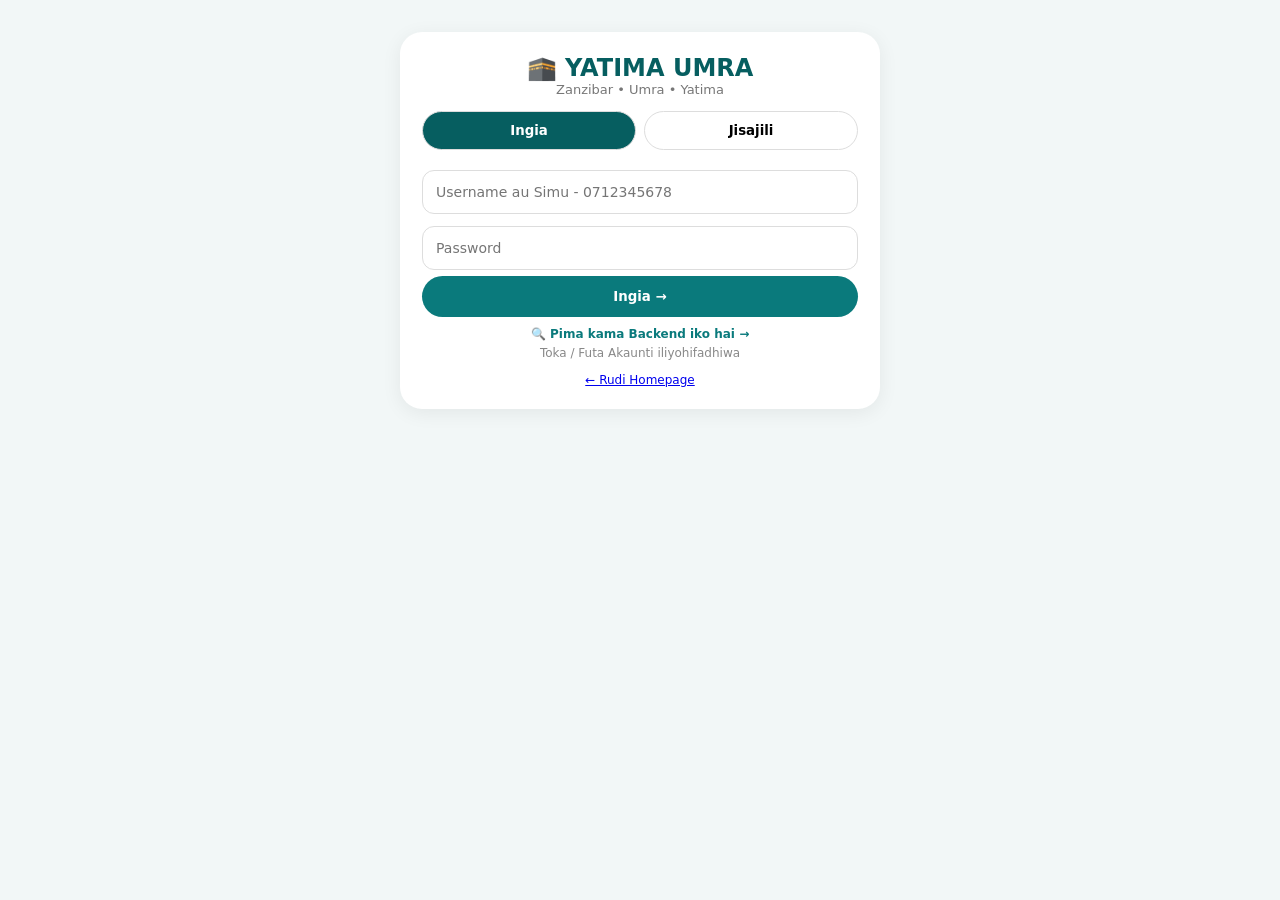
<file: src/Frontend/login.html>
<!DOCTYPE html><html lang="sw"><head><meta charset="UTF-8"><meta name="viewport" content="width=device-width,initial-scale=1">
<title>Ingia / Jisajili - Yatima Umra</title>
<style>*{box-sizing:border-box;margin:0;padding:0;font-family:system-ui}body{background:#F2F7F7;padding:12px}.box{max-width:480px;margin:20px auto;background:#fff;padding:22px;border-radius:22px;box-shadow:0 4px 20px #0001}
h2{text-align:center;color:#065E60}input,select{width:100%;padding:13px;border:1px solid #ddd;border-radius:12px;margin:6px 0;font-size:14px}
.btn{width:100%;padding:13px;border:none;border-radius:50px;font-weight:700;cursor:pointer}.btn:disabled{opacity:.6;cursor:not-allowed}.btn-teal{background:#0A7A7C;color:#fff}.btn-orange{background:#FF9A1F;color:#fff}
.tabs{display:flex;gap:8px;margin:14px 0}.tabs button{flex:1;padding:11px;border-radius:50px;border:1px solid #ddd;background:#fff;cursor:pointer;font-weight:700}.tabs button.active{background:#065E60;color:#fff}
.plan-grid{display:grid;grid-template-columns:1fr 1fr 1fr;gap:8px;margin:10px 0}.plan{border:2px solid #eee;border-radius:14px;padding:10px;text-align:center;cursor:pointer;font-size:12px}.plan.sel{border-color:#FF9A1F;background:#FFF9EC}.plan b{display:block;font-size:14px}
.modal{position:fixed;inset:0;background:#0008;display:none;align-items:center;justify-content:center;z-index:99;padding:14px}.modal.show{display:flex}.modal-box{background:#fff;width:100%;max-width:420px;padding:22px;border-radius:22px;text-align:center}
</style></head><body>
<div class="box"><h2>🕋 YATIMA UMRA</h2><p style="text-align:center;font-size:13px;color:#777">Zanzibar • Umra • Yatima</p>
<div class="tabs"><button id="tLogin" class="active" onclick="show('login')">Ingia</button><button id="tReg" onclick="show('reg')">Jisajili</button></div>
<div id="pLogin"><input id="lUser" placeholder="Username au Simu - 0712345678"><input id="lPass" type="password" placeholder="Password"><button id="loginBtn" class="btn btn-teal" onclick="login()">Ingia →</button>
<button onclick="testBackend()" style="background:none;border:none;color:#0A7A7C;font-size:12px;width:100%;margin-top:10px;cursor:pointer;font-weight:700">🔍 Pima kama Backend iko hai →</button>
<button onclick="logout()" style="background:none;border:none;color:#888;font-size:12px;width:100%;margin-top:4px;cursor:pointer">Toka / Futa Akaunti iliyohifadhiwa</button>
<div id="payBoxLogin" style="display:none;background:#FFF8E1;padding:12px;border-radius:12px;margin-top:10px;text-align:center"><b>⏰ Muda umeisha!</b><br><span style="font-size:12px">Lipa ili ufunguliwe</span><br><br><input id="payPhoneLogin" placeholder="Namba yako"><input id="payTxnLogin" placeholder="Namba ya Muamala"><button class="btn btn-orange" onclick="payLogin()">TUMA MALIPO →</button></div></div>
<div id="pReg" style="display:none">
<input id="rFull" placeholder="Jina Kamili"><input id="rUser" placeholder="Username"><input id="rEmail" placeholder="Email"><input id="rPhone" placeholder="Simu 077..."><input id="rPass" type="password" placeholder="Password">
<select id="rRole"><option value="TENANT_ADMIN">Admin - Nina Taasisi</option><option value="SPONSOR">Mthamini / Mzamini - Nataka Kudhamini</option></select>
<input id="rTenant" placeholder="Jina la Taasisi (kama Admin)">
<label style="font-size:13px;font-weight:700">💰 Chagua Package ya Kukodi Mfumo:</label>
<div class="plan-grid">
<div class="plan sel" onclick="selectPlan('JARIBIO',this)"><b>🎁 JARIBIO</b><br>0 TZS<br>Siku 3 Bure</div>
<div class="plan" onclick="selectPlan('KIDOGO',this)"><b>👑 KIDOGO</b><br>50,000<br>/ Mwezi</div>
<div class="plan" onclick="selectPlan('KUBWA',this)"><b>🏛️ KUBWA</b><br>200,000<br>/ Mwezi</div>
</div>
<select id="rPlan" style="display:none"><option value="JARIBIO">JARIBIO</option><option value="KIDOGO">KIDOGO</option><option value="KUBWA">KUBWA</option></select>
<input id="rTxn" placeholder="Namba ya Muamala (TXN) - kama umelipa">
<button id="regBtn" class="btn btn-orange" onclick="register()">Jisajili →</button>
<p style="font-size:11px;color:#888;text-align:center;margin-top:8px">Baada ya kujisajili, Mmiliki atakuthibitisha. Kama ni JARIBIO unapata siku 3 bure.</p></div>
<p style="text-align:center;font-size:12px;margin-top:12px"><a href="index.html">← Rudi Homepage</a></p></div>

<div class="modal" id="popupModal"><div class="modal-box">
<div id="popupIcon" style="font-size:55px">✅</div>
<h3 id="popupTitle" style="margin:8px 0">Karibu!</h3>
<p id="popupMsg" style="font-size:14px;color:#555;line-height:1.6;white-space:pre-line"></p>
<div id="popupAction" style="margin-top:14px"></div>
<button class="btn btn-teal" style="width:100%;margin-top:10px" onclick="closePopup()">SAWA ✓</button>
</div></div>

<script>
const API_URL='https://yatima-umra-system.onrender.com';'
let selectedPlan='JARIBIO';
let isLoggingIn=false;
function showPopup(title, msg, type='ok', actionHtml=''){
  document.getElementById('popupTitle').textContent=title;
  document.getElementById('popupMsg').textContent=msg;
  document.getElementById('popupIcon').textContent = type==='ok' ? '✅' : type==='err' ? '❌' : type==='lock' ? '🔒' : type==='wait' ? '⏳' : '💬';
  document.getElementById('popupAction').innerHTML=actionHtml;
  document.getElementById('popupModal').classList.add('show');
}
function closePopup(){ document.getElementById('popupModal').classList.remove('show'); }
(function clearStale(){
  try{
    let u = JSON.parse(localStorage.getItem('user')||'{}');
    if(u && u.expiresAt && new Date(u.expiresAt) < new Date()){ localStorage.removeItem('token'); localStorage.removeItem('user'); setTimeout(()=>showPopup('⏰ Muda Umeisha','Mwezi wako umeisha bila kulipa. Mfumo umejifunga. Lipa ili ufunguliwe tena.','lock'),500); }
    if(u && (u.status==='locked' || u.status==='expired')){ localStorage.removeItem('token'); localStorage.removeItem('user'); }
  }catch(e){ localStorage.removeItem('token'); localStorage.removeItem('user'); }
})();
function logout(){ localStorage.removeItem('token'); localStorage.removeItem('user'); document.getElementById('lUser').value=''; document.getElementById('lPass').value=''; showPopup('Umetoka','Umetoka. Ingia upya.','ok'); }
function show(t){ document.getElementById('pLogin').style.display=t==='login'?'block':'none'; document.getElementById('pReg').style.display=t==='reg'?'block':'none'; document.getElementById('tLogin').classList.toggle('active',t==='login'); document.getElementById('tReg').classList.toggle('active',t==='reg'); }
function selectPlan(p,el){ selectedPlan=p; document.getElementById('rPlan').value=p; document.querySelectorAll('.plan').forEach(x=>x.classList.remove('sel')); el.classList.add('sel'); }
async function testBackend(){
  showPopup('⏳ Inapima...','Inajaribu kuongea na Backend:\n'+API_URL,'wait');
  // Jaribu endpoints zilizopo kweli - sio /api/stats pekee
  let urls=[API_URL+'/api/auth/all', API_URL+'/api/orphans', API_URL+'/api/stats', API_URL+'/api/health'];
  for(let url of urls){
    try{
      let c=new AbortController(); setTimeout(()=>c.abort(), 15000);
      let r=await fetch(url,{signal:c.signal});
      let t=await r.text();
      if(r.ok){ showPopup('✅ Backend Iko Hai!','Endpoint iliyofanya kazi:\n'+url+'\nStatus: '+r.status+'\n\nSasa bonyeza Ingia tena.','ok'); return; }
    }catch(e){}
  }
  showPopup('❌ Backend Haijapatikana','Nimejaribu endpoints zote, hakuna iliyojibu.\n\nAPI: '+API_URL+'\n\nNenda Render -> Logs uangalie kama Backend ime-crash.','err');
}
async function fetchWithTimeout(url, options, ms=30000){
  let c=new AbortController(); let t=setTimeout(()=>c.abort(), ms);
  try{ let r=await fetch(url,{...options, signal:c.signal}); clearTimeout(t); return r; }catch(e){ clearTimeout(t); throw e; }
}
function clearLoginForm(){ document.getElementById('lUser').value=''; document.getElementById('lPass').value=''; }
function clearRegForm(){ document.getElementById('rFull').value=''; document.getElementById('rUser').value=''; document.getElementById('rEmail').value=''; document.getElementById('rPhone').value=''; document.getElementById('rPass').value=''; document.getElementById('rTenant').value=''; document.getElementById('rTxn').value=''; }
async function login(){
 if(isLoggingIn) return;
 let u=document.getElementById('lUser').value.trim(); let p=document.getElementById('lPass').value;
 if(!u||!p){ clearLoginForm(); showPopup('Jaza Taarifa','Jaza username na password kwanza.','err'); return; }
 let btn=document.getElementById('loginBtn'); isLoggingIn=true; btn.disabled=true; btn.textContent='⏳ Inaingia... (sekunde 30)';
 clearLoginForm();
 localStorage.removeItem('token'); localStorage.removeItem('user');
 let isPhone=/^[0-9+]+$/.test(u); let b=isPhone?{phone:u,password:p}:{username:u,password:p,phone:u};
 try{
  let r=await fetchWithTimeout(API_URL+'/api/auth/login',{method:'POST',headers:{'Content-Type':'application/json'},body:JSON.stringify(b)}, 30000);
  let txt=await r.text(); let d={}; try{ d=JSON.parse(txt); }catch(e){ showPopup('❌ Backend Inarudisha Kosa','Backend imerudisha si JSON.\nStatus: '+r.status+'\nJibu: '+txt.substring(0,200)+'\n\nHii ina maana Backend ime-crash. Nenda Render -> Logs.','err'); return; }
  if(d.success){ localStorage.setItem('token','logged-in-'+Date.now()); localStorage.setItem('user',JSON.stringify(d)); showPopup('Karibu '+(d.name||d.username)+'!','Umeingia vizuri. Karibu kwenye mfumo wa Yatima Umra.','ok','<button class="btn btn-teal" style="width:100%" onclick="location.href=\'index.html\'">Nenda Homepage →</button>'); return; }
  if(d.error==='EXPIRED'){ showPopup('⏰ Muda Umeisha!','Mwezi wako umeisha bila kulipa. Mfumo umejifunga. Lipa ili ufunguliwe tena.','lock','<button class="btn btn-orange" style="width:100%" onclick="closePopup();document.getElementById(\'payBoxLogin\').style.display=\'block\'">💳 Lipa Sasa →</button>'); }
  else if(d.error==='LOCKED'){ showPopup('🔒 Akaunti Imefungwa','Akaunti yako imefungwa. Lipa ili ufunguliwe.','lock'); }
  else if(d.error==='NOT_APPROVED'){ showPopup('⏳ Subiri Kuthibitishwa','Bado haijathibitishwa na Mmiliki. Subiri kidogo.','wait'); }
  else if(d.error==='NOT_FOUND'){ showPopup('Akaunti Haipo','Akaunti haipo. Jisajili kwanza.','err','<button class="btn btn-teal" style="width:100%" onclick="closePopup();show(\'reg\')">🎁 Jisajili Sasa →</button>'); }
  else if(d.error==='WRONG_PASSWORD'){ showPopup('Password Si Sahihi','Password uliyoingiza si sahihi. Jaribu tena.','err'); }
  else showPopup('Imeshindikana', (d.message||'Login imeshindikana.')+'\nStatus: '+r.status,'err');
 }catch(e){
  if(e.name==='AbortError') showPopup('⏳ Backend Imelala','Backend imelala (Render Free).\n\n1. Bonyeza hapa chini kufungua Backend\n2. Subiri sekunde 60 iiamke\n3. Bonyeza Ingia tena','wait','<button class="btn btn-teal" style="width:100%" onclick="window.open(\''+API_URL+'/api/auth/all\',\'_blank\')">🌐 Amsha Backend Sasa →</button>');
  else showPopup('❌ Backend Haijapatikana','Haiwezi kuongea na Backend.\n\nAPI: '+API_URL+'\nKosa: '+e.message+'\n\nBonyeza hapa chini kupima.','err','<button class="btn btn-teal" style="width:100%" onclick="closePopup();testBackend()">🔍 Pima Backend →</button>');
 } finally { isLoggingIn=false; btn.disabled=false; btn.textContent='Ingia →'; }
}
async function payLogin(){
 let ph=document.getElementById('payPhoneLogin').value.trim(); if(!ph){ showPopup('Jaza Namba','Jaza namba kwanza.','err'); return; }
 try{ let r=await fetchWithTimeout(API_URL+'/api/auth/pay',{method:'POST',headers:{'Content-Type':'application/json'},body:JSON.stringify({phone:ph,plan:'KIDOGO',reference:document.getElementById('payTxnLogin').value})}, 20000); let d=await r.json(); if(d.success) showPopup('✅ Malipo Yamepokelewa!','Malipo yamepokelewa. Subiri Mmiliki athibitishe.','ok'); else showPopup('Imeshindikana',d.message||'Imeshindikana','err'); }catch(e){ showPopup('Backend Haijapatikana','Backend haijapatikana. Bonyeza Pima Backend hapo juu.','err'); }
}
async function register(){
 let btn=document.getElementById('regBtn'); btn.disabled=true; btn.textContent='⏳ Inajisajili...';
 let b={name:document.getElementById('rFull').value.trim(),username:document.getElementById('rUser').value.trim(),email:document.getElementById('rEmail').value.trim(),phone:document.getElementById('rPhone').value.trim(),password:document.getElementById('rPass').value,role:document.getElementById('rRole').value,tenantName:document.getElementById('rTenant').value.trim(),plan:selectedPlan,paymentTxn:document.getElementById('rTxn').value.trim()};
 if(!b.username||!b.password){ clearRegForm(); showPopup('Jaza Taarifa','Jaza username na password kwanza.','err'); btn.disabled=false; btn.textContent='Jisajili →'; return; }
 if(!b.phone){ clearRegForm(); showPopup('Jaza Namba','Jaza namba ya simu kwanza.','err'); btn.disabled=false; btn.textContent='Jisajili →'; return; }
 clearRegForm();
 try{
  let r=await fetchWithTimeout(API_URL+'/api/auth/register',{method:'POST',headers:{'Content-Type':'application/json'},body:JSON.stringify(b)}, 30000); let d=await r.json().catch(()=>({}));
  if(d.success || d.id){ if(b.plan==='JARIBIO') showPopup('🎁 Umejisajili!','Umejisajili vizuri! Unapata siku 3 bure. Subiri Mmiliki akuthibitishe.','ok'); else showPopup('✅ Umejisajili!','Umejisajili vizuri kwa kifurushi '+b.plan+'. Subiri Mmiliki akuthibitishe.','ok'); setTimeout(()=>show('login'),2000); }
  else {
    if(d.message && d.message.includes('imeshajisajiliwa')) showPopup('Namba Imeshajisajiliwa','Namba hii imeshajisajiliwa. INGIA tu.','err');
    else if(d.message && d.message.includes('Username')) showPopup('Username Imechaguliwa','Username hii imeshachukuliwa. Chagua nyingine.','err');
    else showPopup('Imeshindikana', d.message||'Kujisajili kumeshindikana','err');
  }
 }catch(e){ showPopup('❌ Backend Haijapatikana','Backend haijapatikana.\nKosa: '+e.message+'\n\nBonyeza Pima Backend.','err','<button class="btn btn-teal" style="width:100%" onclick="closePopup();testBackend()">🔍 Pima Backend →</button>'); }
 btn.disabled=false; btn.textContent='Jisajili →';
}
fetch(API_URL+'/api/auth/all').catch(()=>{});
</script></body></html>
</file>
